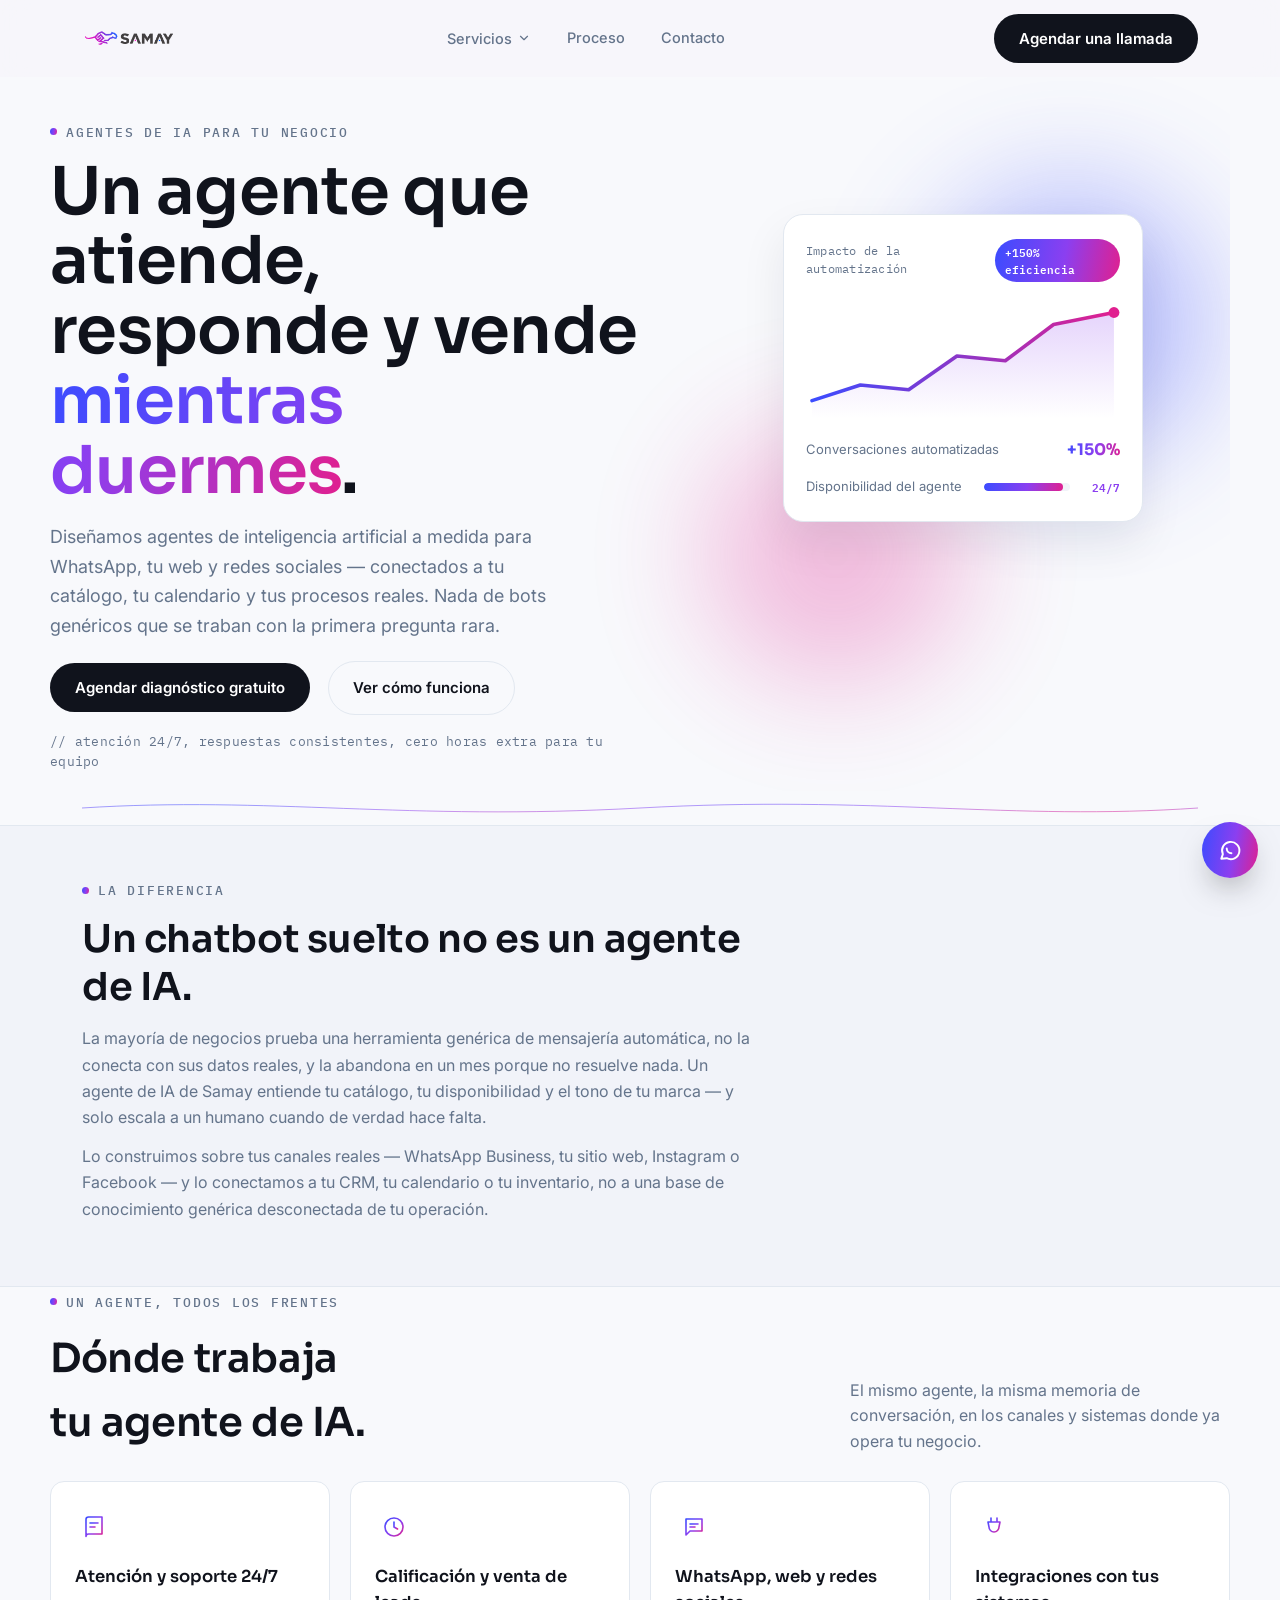
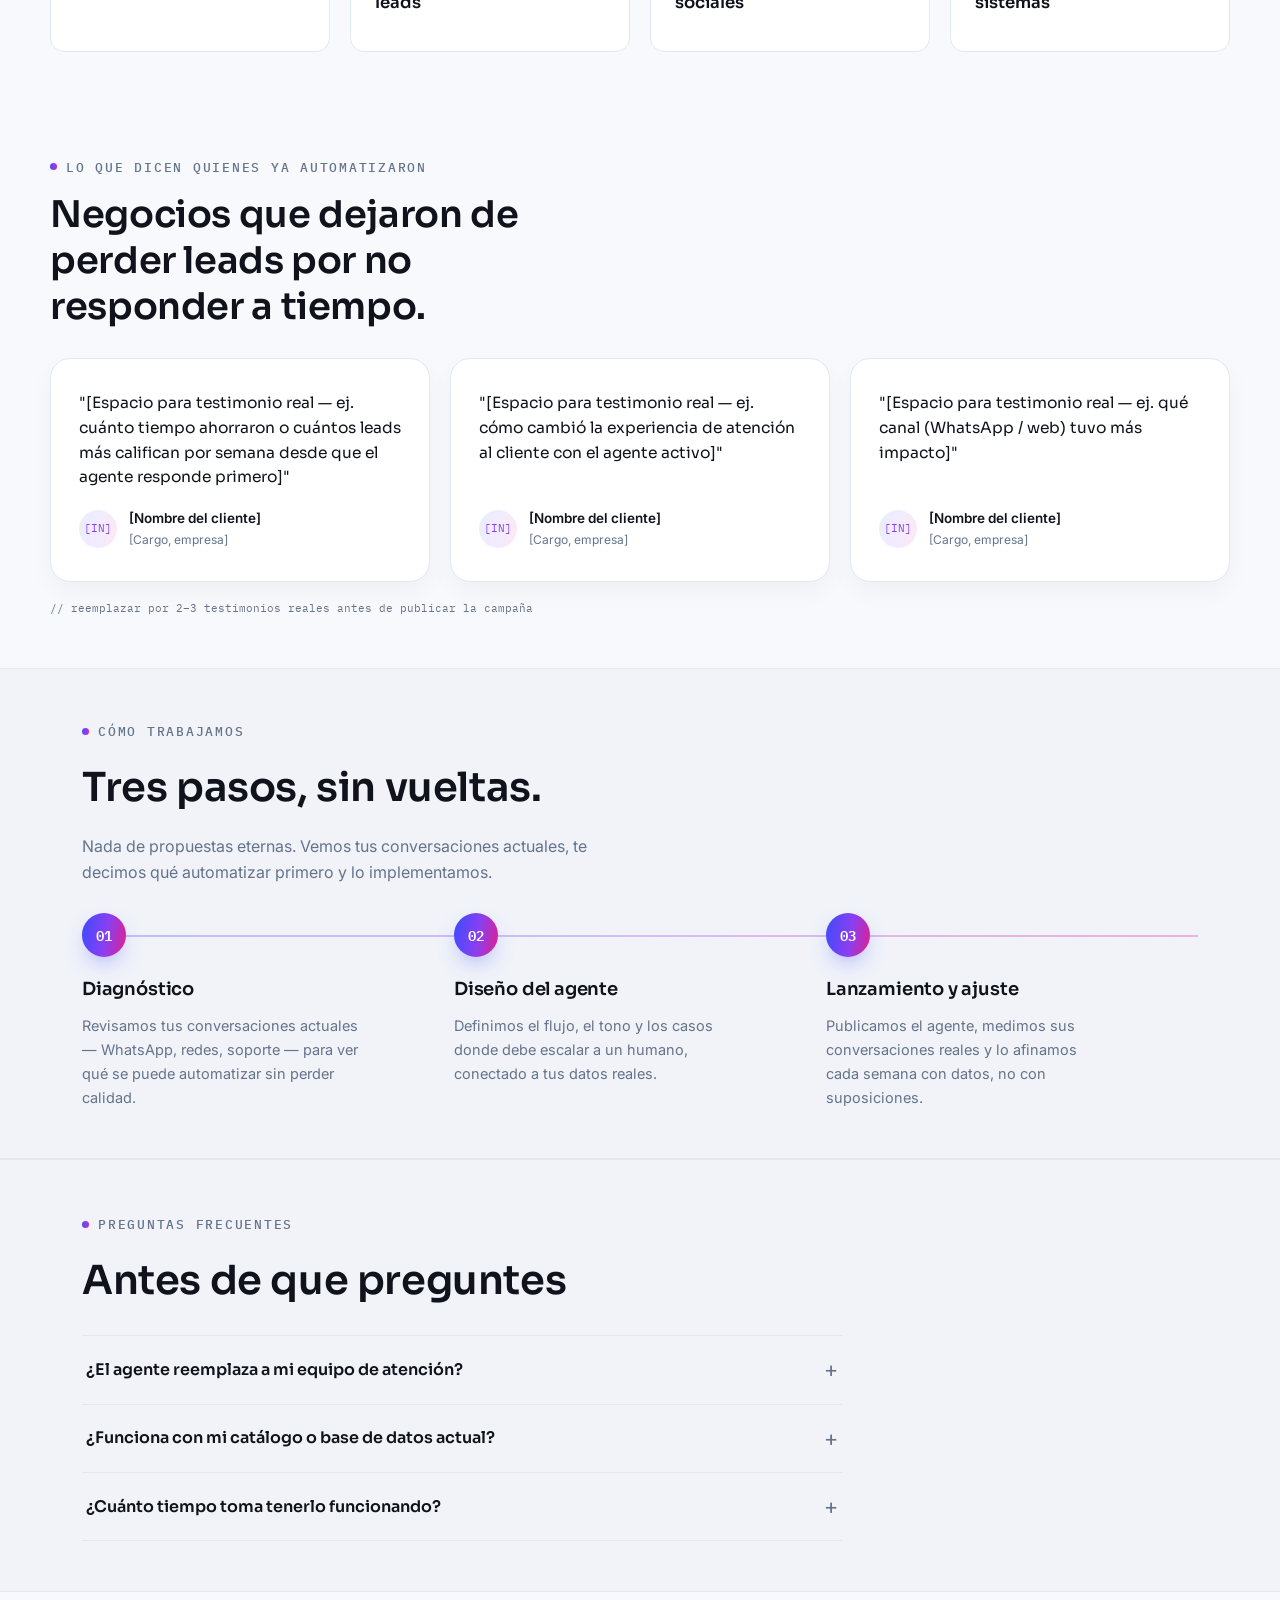
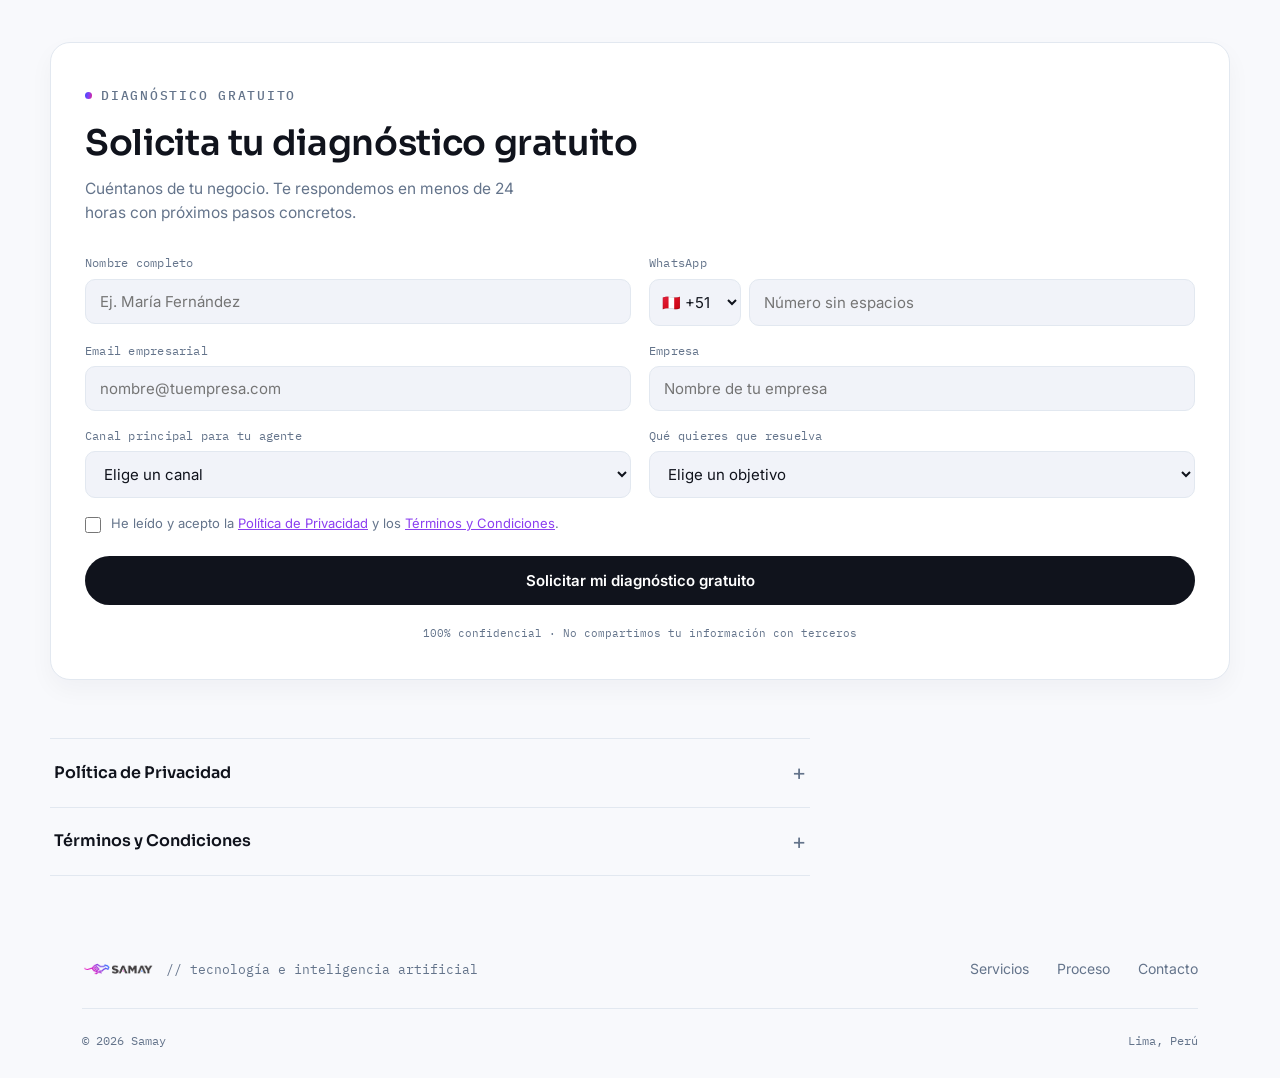
<file: agentes-ia.html>
<!DOCTYPE html>
<html lang="es">
<head>
<meta charset="UTF-8">
<meta name="viewport" content="width=device-width, initial-scale=1.0">
<title>Agentes de IA para tu negocio | Samay</title>
<meta name="description" content="Agentes de inteligencia artificial a medida para WhatsApp, tu web y redes sociales, conectados a tus datos reales. Agenda un diagnóstico gratuito.">
<link rel="stylesheet" href="styles.css?v=20260902">
<link rel="preconnect" href="https://fonts.googleapis.com">
<link rel="preconnect" href="https://fonts.gstatic.com" crossorigin>
<link href="https://fonts.googleapis.com/css2?family=Sora:wght@400;500;600;700&family=Inter:wght@400;500;600&family=IBM+Plex+Mono:wght@400;500&display=swap" rel="stylesheet">
</head>
<body>

<svg width="0" height="0" style="position:absolute">
  <defs>
    <linearGradient id="iconGrad" x1="0" y1="0" x2="1" y2="1">
      <stop offset="0%" stop-color="#3B4CFF"/>
      <stop offset="55%" stop-color="#8B3FF0"/>
      <stop offset="100%" stop-color="#E0208F"/>
    </linearGradient>
  </defs>
</svg>

<div id="header-placeholder"></div>

<main id="top">

  <!-- 1. HERO -->
  <section class="hero wrap">
    <div class="hero-grid">
      <div>
        <span class="eyebrow">Agentes de IA para tu negocio</span>
        <h1>Un agente que atiende, responde y vende <span class="grad-text">mientras duermes</span>.</h1>
        <p class="lead">Diseñamos agentes de inteligencia artificial a medida para WhatsApp, tu web y redes sociales — conectados a tu catálogo, tu calendario y tus procesos reales. Nada de bots genéricos que se traban con la primera pregunta rara.</p>
        <div class="hero-actions">
          <button type="button" class="btn btn-primary js-open-booking">Agendar diagnóstico gratuito</button>
          <a class="btn btn-ghost" href="#servicios">Ver cómo funciona</a>
        </div>
        <p class="hero-note">// atención 24/7, respuestas consistentes, cero horas extra para tu equipo</p>
      </div>

      <div class="hero-visual" aria-hidden="true">
        <div class="blob blob-a"></div>
        <div class="blob blob-b"></div>

        <div class="metric-card">
          <div class="metric-card-head">
            <span class="metric-label">Impacto de la automatización</span>
            <span class="metric-badge">+150% eficiencia</span>
          </div>

          <svg class="metric-chart" viewBox="0 0 260 100" fill="none">
            <defs>
              <linearGradient id="chartLine2" x1="0" y1="0" x2="1" y2="0">
                <stop offset="0%" stop-color="#3B4CFF"/>
                <stop offset="100%" stop-color="#E0208F"/>
              </linearGradient>
              <linearGradient id="chartFill2" x1="0" y1="0" x2="0" y2="1">
                <stop offset="0%" stop-color="#8B3FF0" stop-opacity="0.22"/>
                <stop offset="100%" stop-color="#8B3FF0" stop-opacity="0"/>
              </linearGradient>
            </defs>
            <path d="M5,85 L45,72 L85,76 L125,48 L165,52 L205,22 L255,12 L255,100 L5,100 Z" fill="url(#chartFill2)"/>
            <path d="M5,85 L45,72 L85,76 L125,48 L165,52 L205,22 L255,12" stroke="url(#chartLine2)" stroke-width="3" stroke-linecap="round" stroke-linejoin="round"/>
            <circle cx="255" cy="12" r="4.5" fill="#E0208F"/>
          </svg>

          <div class="metric-stats">
            <div class="metric-stat-row">
              <span class="metric-stat-label">Conversaciones automatizadas</span>
              <span class="metric-stat-value">+150%</span>
            </div>
            <div class="metric-stat-row">
              <span class="metric-stat-label">Disponibilidad del agente</span>
              <div class="metric-bar-track"><div class="metric-bar-fill"></div></div>
              <span class="metric-stat-tag">24/7</span>
            </div>
          </div>
        </div>
      </div>
    </div>
  </section>

  <svg class="trail-divider wrap" viewBox="0 0 1180 34" preserveAspectRatio="none">
    <path d="M0 17 C 200 5, 340 30, 590 17 C 840 4, 980 30, 1180 17" stroke="url(#iconGrad)" stroke-width="1" fill="none"/>
  </svg>

  <!-- 2. LA DIFERENCIA -->
  <section class="authority">
    <div class="wrap">
      <div class="authority-head reveal">
        <span class="eyebrow">La diferencia</span>
        <h2>Un chatbot suelto no es un agente de IA.</h2>
        <p>La mayoría de negocios prueba una herramienta genérica de mensajería automática, no la conecta con sus datos reales, y la abandona en un mes porque no resuelve nada. Un agente de IA de Samay entiende tu catálogo, tu disponibilidad y el tono de tu marca — y solo escala a un humano cuando de verdad hace falta.</p>
        <p>Lo construimos sobre tus canales reales — WhatsApp Business, tu sitio web, Instagram o Facebook — y lo conectamos a tu CRM, tu calendario o tu inventario, no a una base de conocimiento genérica desconectada de tu operación.</p>
      </div>
    </div>
  </section>

  <!-- 3. DÓNDE TRABAJA TU AGENTE -->
  <section id="servicios" class="services wrap">
    <div class="services-head reveal">
      <div>
        <span class="eyebrow">Un agente, todos los frentes</span>
        <h2>Dónde trabaja<br>tu agente de IA.</h2>
      </div>
      <p>El mismo agente, la misma memoria de conversación, en los canales y sistemas donde ya opera tu negocio.</p>
    </div>

    <div class="svc-group reveal">
      <div class="svc-cards svc-cards-4">
        <details class="svc-card">
          <summary>
            <div class="svc-icon"><svg viewBox="0 0 24 24" fill="none" stroke="url(#iconGrad)" stroke-width="1.6" stroke-linecap="round" stroke-linejoin="round"><path d="M4 4.5A2.5 2.5 0 0 1 6.5 2H20v17H6.5A2.5 2.5 0 0 0 4 21.5z"/><path d="M8 8h8M8 12h5"/></svg></div>
            <h4>Atención y soporte 24/7</h4>
            <svg class="acc-arrow" viewBox="0 0 24 24" fill="none" stroke="currentColor" stroke-width="2" stroke-linecap="round" stroke-linejoin="round"><path d="m6 9 6 6 6-6"/></svg>
          </summary>
          <p>Responde preguntas frecuentes, da soporte de primer nivel y deriva a tu equipo solo los casos que de verdad lo necesitan, a cualquier hora del día.</p>
        </details>
        <details class="svc-card">
          <summary>
            <div class="svc-icon"><svg viewBox="0 0 24 24" fill="none" stroke="url(#iconGrad)" stroke-width="1.6" stroke-linecap="round" stroke-linejoin="round"><circle cx="12" cy="12" r="9"/><path d="M12 7v5l3.5 2"/></svg></div>
            <h4>Calificación y venta de leads</h4>
            <svg class="acc-arrow" viewBox="0 0 24 24" fill="none" stroke="currentColor" stroke-width="2" stroke-linecap="round" stroke-linejoin="round"><path d="m6 9 6 6 6-6"/></svg>
          </summary>
          <p>Conversa con cada prospecto, califica su interés real y agenda la cita o el pedido directamente en tu calendario o tu CRM.</p>
        </details>
        <details class="svc-card">
          <summary>
            <div class="svc-icon"><svg viewBox="0 0 24 24" fill="none" stroke="url(#iconGrad)" stroke-width="1.6" stroke-linecap="round" stroke-linejoin="round"><path d="M4 4h16v12H8l-4 4z"/><path d="M8 9h8M8 12h5"/></svg></div>
            <h4>WhatsApp, web y redes sociales</h4>
            <svg class="acc-arrow" viewBox="0 0 24 24" fill="none" stroke="currentColor" stroke-width="2" stroke-linecap="round" stroke-linejoin="round"><path d="m6 9 6 6 6-6"/></svg>
          </summary>
          <p>Un mismo agente, con la misma memoria de conversación, en los canales donde ya está tu cliente — sin respuestas contradictorias entre plataformas.</p>
        </details>
        <details class="svc-card">
          <summary>
            <div class="svc-icon"><svg viewBox="0 0 24 24" fill="none" stroke="url(#iconGrad)" stroke-width="1.6" stroke-linecap="round" stroke-linejoin="round"><path d="M9 3v4M15 3v4M6 7h12l-1 5a5 5 0 0 1-10 0z"/><path d="M12 16v5"/></svg></div>
            <h4>Integraciones con tus sistemas</h4>
            <svg class="acc-arrow" viewBox="0 0 24 24" fill="none" stroke="currentColor" stroke-width="2" stroke-linecap="round" stroke-linejoin="round"><path d="m6 9 6 6 6-6"/></svg>
          </summary>
          <p>Conectado a tu inventario, tu calendario, tu CRM o tu ERP mediante Make o Zapier — sin hojas de cálculo manuales de por medio.</p>
        </details>
      </div>
    </div>
  </section>

  <!-- 3b. PRUEBA SOCIAL -->
  <section class="testimonials wrap">
    <div class="testimonials-head reveal">
      <span class="eyebrow">Lo que dicen quienes ya automatizaron</span>
      <h2>Negocios que dejaron de perder leads por no responder a tiempo.</h2>
    </div>
    <div class="testimonial-grid reveal">
      <div class="surface-card testimonial-card">
        <p class="testimonial-quote">"[Espacio para testimonio real — ej. cuánto tiempo ahorraron o cuántos leads más califican por semana desde que el agente responde primero]"</p>
        <div class="testimonial-author">
          <span class="testimonial-avatar">[IN]</span>
          <div>
            <div class="testimonial-author-name">[Nombre del cliente]</div>
            <div class="testimonial-author-role">[Cargo, empresa]</div>
          </div>
        </div>
      </div>
      <div class="surface-card testimonial-card">
        <p class="testimonial-quote">"[Espacio para testimonio real — ej. cómo cambió la experiencia de atención al cliente con el agente activo]"</p>
        <div class="testimonial-author">
          <span class="testimonial-avatar">[IN]</span>
          <div>
            <div class="testimonial-author-name">[Nombre del cliente]</div>
            <div class="testimonial-author-role">[Cargo, empresa]</div>
          </div>
        </div>
      </div>
      <div class="surface-card testimonial-card">
        <p class="testimonial-quote">"[Espacio para testimonio real — ej. qué canal (WhatsApp / web) tuvo más impacto]"</p>
        <div class="testimonial-author">
          <span class="testimonial-avatar">[IN]</span>
          <div>
            <div class="testimonial-author-name">[Nombre del cliente]</div>
            <div class="testimonial-author-role">[Cargo, empresa]</div>
          </div>
        </div>
      </div>
    </div>
    <p class="testimonials-note reveal">// reemplazar por 2–3 testimonios reales antes de publicar la campaña</p>
  </section>

  <!-- 4. PROCESO -->
  <section id="proceso" class="process">
    <div class="wrap">
      <div class="process-head reveal">
        <span class="eyebrow">Cómo trabajamos</span>
        <h2>Tres pasos, sin vueltas.</h2>
        <p>Nada de propuestas eternas. Vemos tus conversaciones actuales, te decimos qué automatizar primero y lo implementamos.</p>
      </div>
      <div class="timeline reveal">
        <div class="timeline-line" aria-hidden="true"></div>
        <div class="timeline-step">
          <span class="timeline-dot">01</span>
          <h3>Diagnóstico</h3>
          <p>Revisamos tus conversaciones actuales — WhatsApp, redes, soporte — para ver qué se puede automatizar sin perder calidad.</p>
        </div>
        <div class="timeline-step">
          <span class="timeline-dot">02</span>
          <h3>Diseño del agente</h3>
          <p>Definimos el flujo, el tono y los casos donde debe escalar a un humano, conectado a tus datos reales.</p>
        </div>
        <div class="timeline-step">
          <span class="timeline-dot">03</span>
          <h3>Lanzamiento y ajuste</h3>
          <p>Publicamos el agente, medimos sus conversaciones reales y lo afinamos cada semana con datos, no con suposiciones.</p>
        </div>
      </div>
    </div>
  </section>

  <!-- 5. FAQ -->
  <section class="faq">
    <div class="wrap">
      <div class="faq-head reveal">
        <span class="eyebrow">Preguntas frecuentes</span>
        <h2>Antes de que preguntes</h2>
      </div>
      <div class="faq-list reveal">
        <details class="faq-item">
          <summary>¿El agente reemplaza a mi equipo de atención?</summary>
          <p>No. Se encarga de lo repetitivo y de la primera respuesta — tu equipo solo entra en los casos que de verdad necesitan criterio humano.</p>
        </details>
        <details class="faq-item">
          <summary>¿Funciona con mi catálogo o base de datos actual?</summary>
          <p>Sí. Lo conectamos a lo que ya tienes — catálogo, calendario, CRM — en vez de pedirte que migres a otra herramienta.</p>
        </details>
        <details class="faq-item">
          <summary>¿Cuánto tiempo toma tenerlo funcionando?</summary>
          <p>Un agente básico en WhatsApp puede estar en pruebas en 1–2 semanas. Integraciones más complejas con tus sistemas toman más, según el alcance.</p>
        </details>
      </div>
    </div>
  </section>

  <!-- 6. FORMULARIO -->
  <section id="cotizar" class="quote wrap">
    <div class="surface-card quote-card reveal">
      <div class="quote-head">
        <span class="eyebrow">Diagnóstico gratuito</span>
        <h2>Solicita tu diagnóstico gratuito</h2>
        <p>Cuéntanos de tu negocio. Te respondemos en menos de 24 horas con próximos pasos concretos.</p>
      </div>

      <form class="quote-form" id="quoteForm">
        <div class="quote-field">
          <label for="qName">Nombre completo</label>
          <input type="text" id="qName" name="qName" placeholder="Ej. María Fernández" required>
        </div>

        <div class="quote-field">
          <label for="qPhone">WhatsApp</label>
          <div class="tel-group">
            <select id="qPrefix" name="qPrefix">
              <option value="+51" selected>🇵🇪 +51</option>
              <option value="+56">🇨🇱 +56</option>
              <option value="+507">🇵🇦 +507</option>
              <option value="+54">🇦🇷 +54</option>
              <option value="+55">🇧🇷 +55</option>
              <option value="+57">🇨🇴 +57</option>
            </select>
            <input type="tel" id="qPhone" name="qPhone" placeholder="Número sin espacios" required>
          </div>
        </div>

        <div class="quote-field">
          <label for="qEmail">Email empresarial</label>
          <input type="email" id="qEmail" name="qEmail" placeholder="nombre@tuempresa.com" required>
        </div>

        <div class="quote-field">
          <label for="qCompany">Empresa</label>
          <input type="text" id="qCompany" name="qCompany" placeholder="Nombre de tu empresa" required>
        </div>

        <div class="quote-field">
          <label for="qChannel">Canal principal para tu agente</label>
          <select id="qChannel" name="qChannel" required>
            <option value="" disabled selected>Elige un canal</option>
            <option>WhatsApp Business</option>
            <option>Sitio web</option>
            <option>Instagram o Facebook</option>
            <option>Varios canales</option>
          </select>
        </div>

        <div class="quote-field">
          <label for="qGoal">Qué quieres que resuelva</label>
          <select id="qGoal" name="qGoal" required>
            <option value="" disabled selected>Elige un objetivo</option>
            <option>Atención y soporte</option>
            <option>Calificación de leads y ventas</option>
            <option>Agendar citas o reservas</option>
            <option>Otro</option>
          </select>
        </div>

        <label class="quote-checkbox">
          <input type="checkbox" id="qPrivacy" name="qPrivacy" required>
          <span>He leído y acepto la <a href="#privacidad">Política de Privacidad</a> y los <a href="#terminos">Términos y Condiciones</a>.</span>
        </label>

        <button type="submit" class="btn btn-primary quote-submit">Solicitar mi diagnóstico gratuito</button>
        <p class="quote-note">100% confidencial · No compartimos tu información con terceros</p>
      </form>
    </div>
  </section>

  <!-- 7. LEGAL -->
  <section class="faq wrap" style="background:transparent; border:none; padding-top:8px;">
    <div class="faq-list">
      <details class="faq-item" id="privacidad">
        <summary>Política de Privacidad</summary>
        <p>En Samay recopilamos los datos que compartes en este formulario (nombre, WhatsApp, correo y empresa) únicamente para contactarte sobre el servicio que solicitaste. No vendemos ni compartimos tu información con terceros, salvo los proveedores estrictamente necesarios para brindarte el servicio (por ejemplo, WhatsApp Business para el contacto). Puedes pedirnos eliminar tus datos en cualquier momento escribiendo a [correo de contacto]. Esta política aplica a los datos recolectados a través de este sitio, operado por [Razón social], RUC [00000000000].</p>
      </details>
      <details class="faq-item" id="terminos">
        <summary>Términos y Condiciones</summary>
        <p>Al solicitar un diagnóstico gratuito aceptas que un miembro de nuestro equipo te contacte por WhatsApp, llamada o correo para coordinar los siguientes pasos. El diagnóstico inicial no representa ningún compromiso de compra. El alcance y precio de cada proyecto se define de forma personalizada según tu negocio y se comunica antes de iniciar cualquier trabajo. [Razón social] se reserva el derecho de actualizar estos términos; la versión vigente siempre estará disponible en esta página.</p>
      </details>
    </div>
  </section>

</main>

<div id="footer-placeholder"></div>
<div id="booking-placeholder"></div>

<!--
  Seguimiento de conversiones (pendiente antes de lanzar la campaña):
  1) Pega aquí el snippet de Google tag (gtag.js) con tu Measurement ID de GA4.
  2) Agrega el evento de conversión de Google Ads dentro del submit del formulario
     y del clic en "Agendar diagnóstico" (js-open-booking), usando tu Conversion ID/Label.
  Sin esto la landing puede verse bien pero no vas a poder medir qué campaña
  realmente te trae leads.
-->
<script src="script.js?v=20260902"></script>
<script>
  (function(){
    var form = document.getElementById('quoteForm');
    if(!form) return;
    form.addEventListener('submit', function(e){
      e.preventDefault();
      var name = document.getElementById('qName').value.trim();
      var prefix = document.getElementById('qPrefix').value;
      var phone = document.getElementById('qPhone').value.trim();
      var email = document.getElementById('qEmail').value.trim();
      var company = document.getElementById('qCompany').value.trim();
      var channel = document.getElementById('qChannel').value;
      var goal = document.getElementById('qGoal').value;

      var msg = 'Hola, quiero solicitar un diagnóstico gratuito de agentes de IA.\n' +
                'Nombre: ' + name + '\n' +
                'WhatsApp: ' + prefix + ' ' + phone + '\n' +
                'Email: ' + email + '\n' +
                'Empresa: ' + company + '\n' +
                'Canal principal: ' + channel + '\n' +
                'Qué quiero resolver: ' + goal;

      var waUrl = 'https://wa.me/51972498952?text=' + encodeURIComponent(msg);
      window.open(waUrl, '_blank', 'noopener');
    });
  })();
</script>

</body>
</html>
</file>
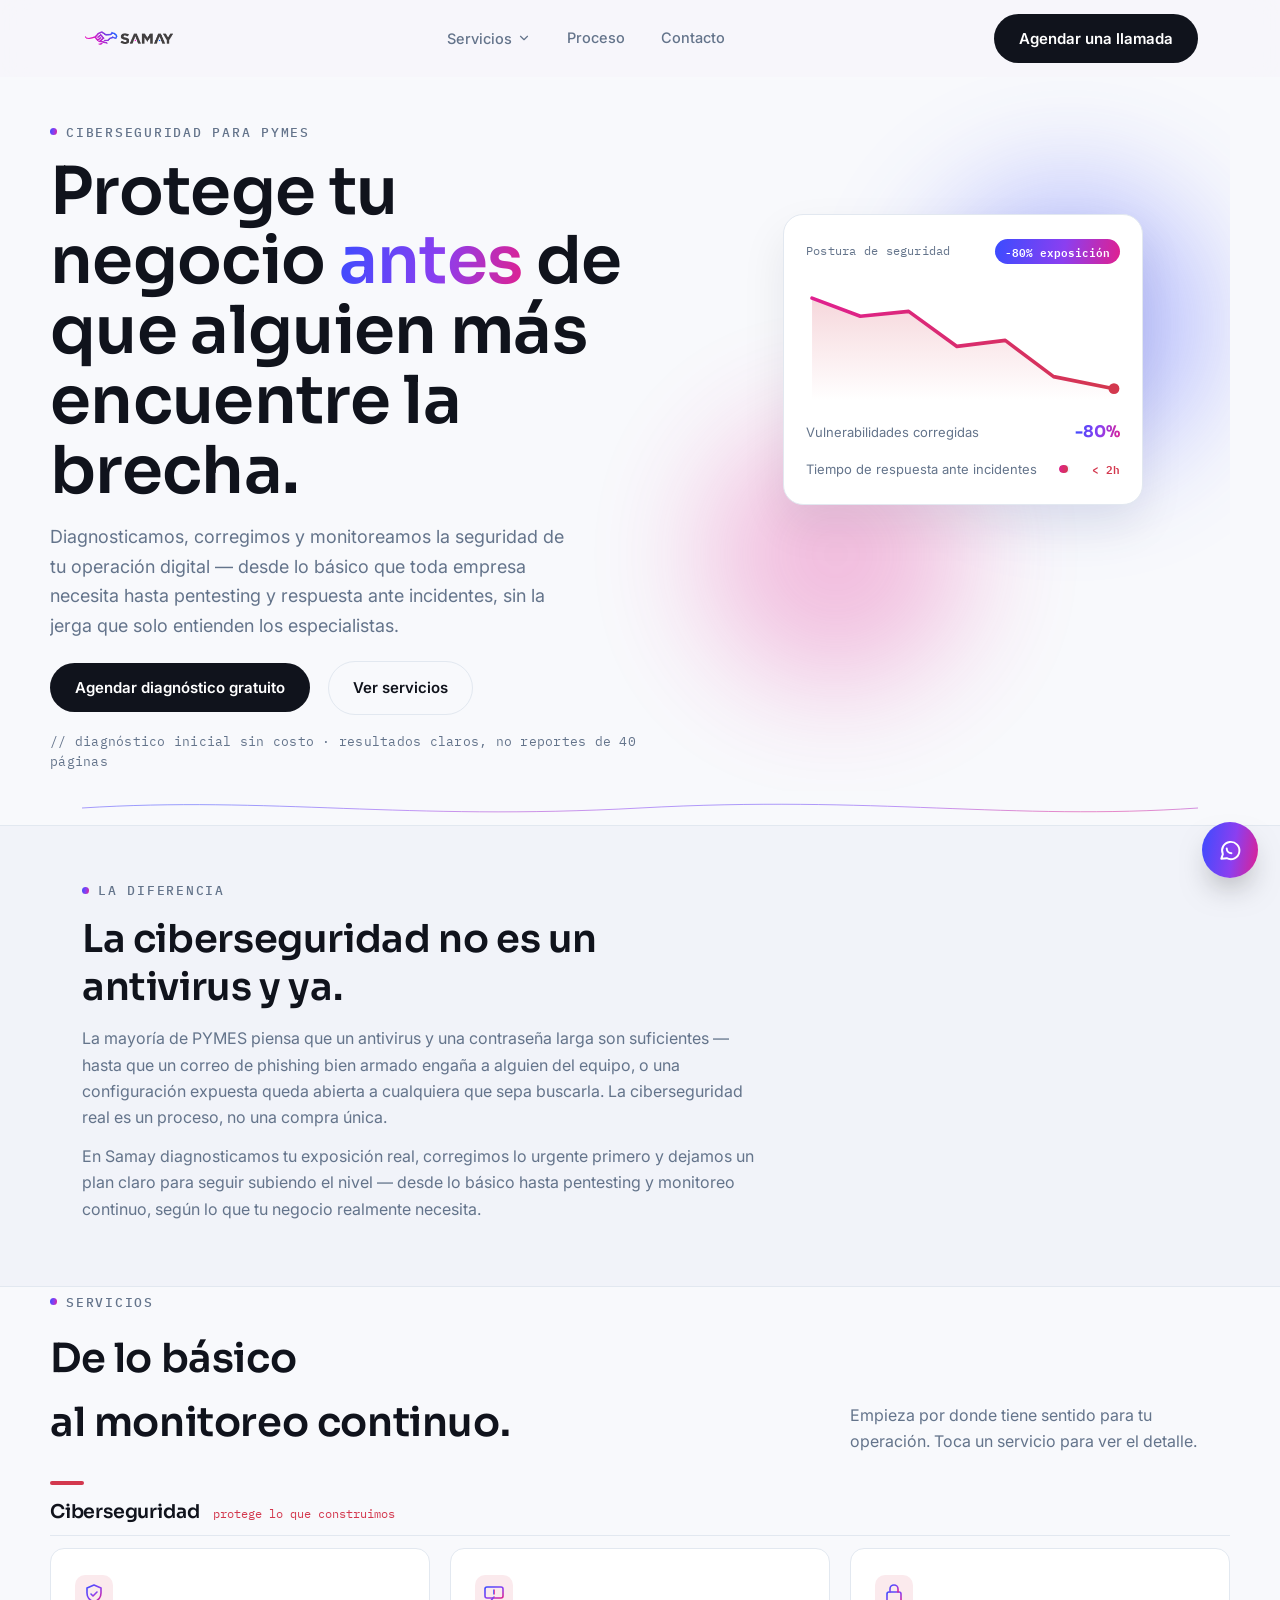
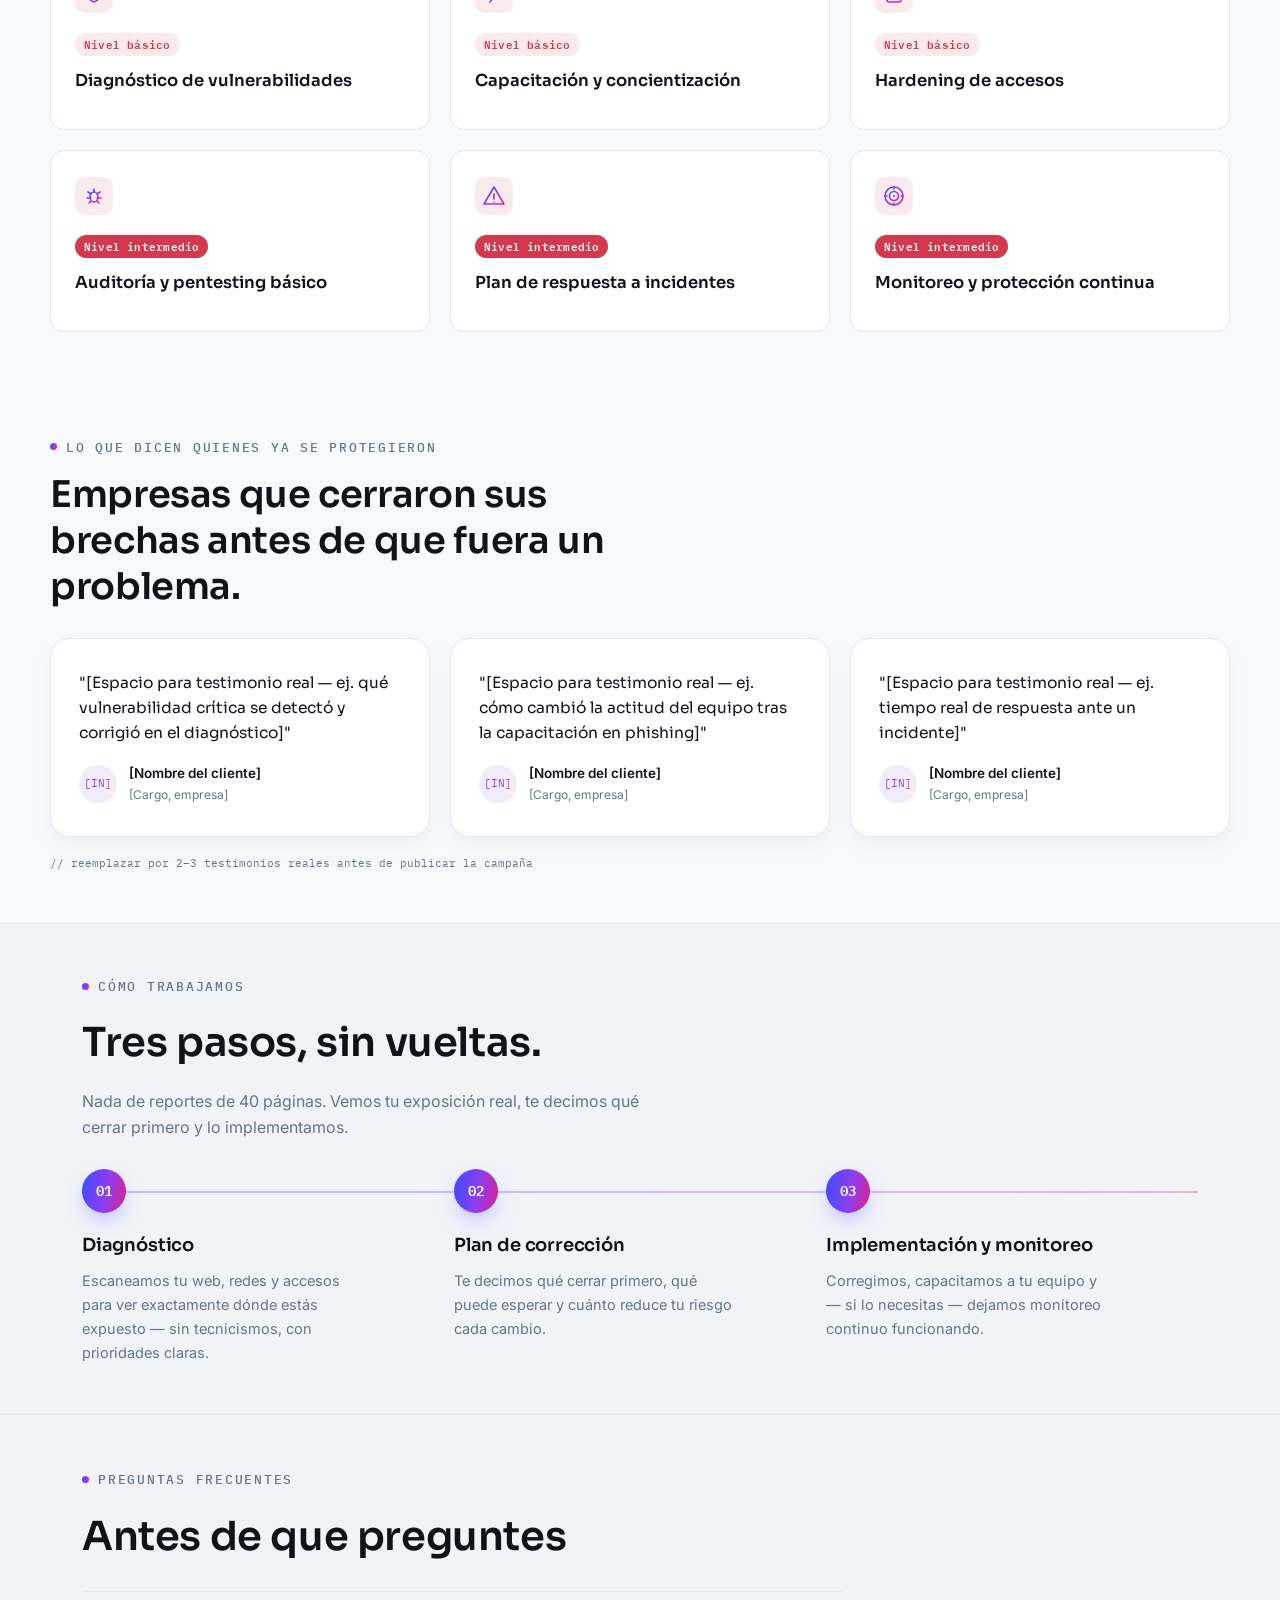
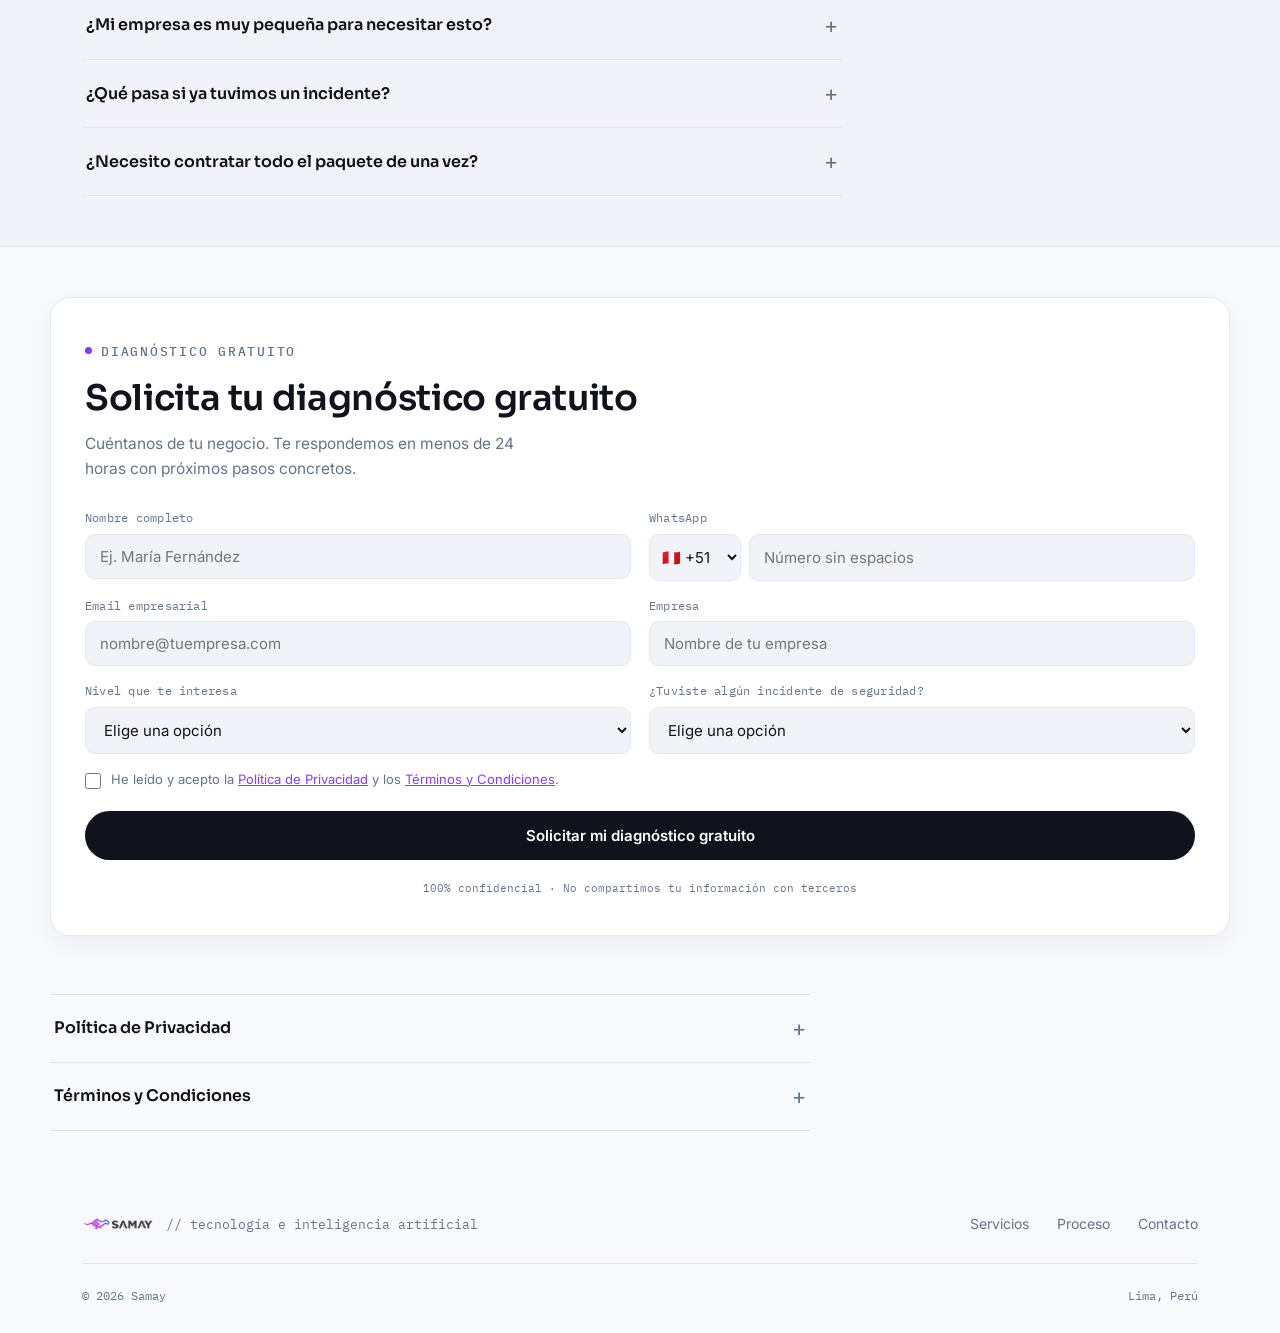
<file: ciberseguridad.html>
<!DOCTYPE html>
<html lang="es">
<head>
<meta charset="UTF-8">
<meta name="viewport" content="width=device-width, initial-scale=1.0">
<title>Ciberseguridad para PYMES | Samay</title>
<meta name="description" content="Diagnóstico, corrección y monitoreo de la seguridad de tu operación digital, desde lo básico hasta pentesting y respuesta ante incidentes. Diagnóstico gratuito.">
<link rel="stylesheet" href="styles.css?v=20260902">
<link rel="preconnect" href="https://fonts.googleapis.com">
<link rel="preconnect" href="https://fonts.gstatic.com" crossorigin>
<link href="https://fonts.googleapis.com/css2?family=Sora:wght@400;500;600;700&family=Inter:wght@400;500;600&family=IBM+Plex+Mono:wght@400;500&display=swap" rel="stylesheet">
</head>
<body>

<svg width="0" height="0" style="position:absolute">
  <defs>
    <linearGradient id="iconGrad" x1="0" y1="0" x2="1" y2="1">
      <stop offset="0%" stop-color="#3B4CFF"/>
      <stop offset="55%" stop-color="#8B3FF0"/>
      <stop offset="100%" stop-color="#E0208F"/>
    </linearGradient>
  </defs>
</svg>

<div id="header-placeholder"></div>

<main id="top">

  <!-- 1. HERO -->
  <section class="hero wrap">
    <div class="hero-grid">
      <div>
        <span class="eyebrow">Ciberseguridad para PYMES</span>
        <h1>Protege tu negocio <span class="grad-text">antes</span> de que alguien más encuentre la brecha.</h1>
        <p class="lead">Diagnosticamos, corregimos y monitoreamos la seguridad de tu operación digital — desde lo básico que toda empresa necesita hasta pentesting y respuesta ante incidentes, sin la jerga que solo entienden los especialistas.</p>
        <div class="hero-actions">
          <button type="button" class="btn btn-primary js-open-booking">Agendar diagnóstico gratuito</button>
          <a class="btn btn-ghost" href="#servicios">Ver servicios</a>
        </div>
        <p class="hero-note">// diagnóstico inicial sin costo · resultados claros, no reportes de 40 páginas</p>
      </div>

      <div class="hero-visual" aria-hidden="true">
        <div class="blob blob-a"></div>
        <div class="blob blob-b"></div>

        <div class="metric-card">
          <div class="metric-card-head">
            <span class="metric-label">Postura de seguridad</span>
            <span class="metric-badge">-80% exposición</span>
          </div>

          <svg class="metric-chart" viewBox="0 0 260 100" fill="none">
            <defs>
              <linearGradient id="chartLine3" x1="0" y1="0" x2="1" y2="0">
                <stop offset="0%" stop-color="#E0208F"/>
                <stop offset="100%" stop-color="#D3384E"/>
              </linearGradient>
              <linearGradient id="chartFill3" x1="0" y1="0" x2="0" y2="1">
                <stop offset="0%" stop-color="#D3384E" stop-opacity="0.20"/>
                <stop offset="100%" stop-color="#D3384E" stop-opacity="0"/>
              </linearGradient>
            </defs>
            <path d="M5,15 L45,30 L85,26 L125,55 L165,50 L205,80 L255,90 L255,100 L5,100 Z" fill="url(#chartFill3)"/>
            <path d="M5,15 L45,30 L85,26 L125,55 L165,50 L205,80 L255,90" stroke="url(#chartLine3)" stroke-width="3" stroke-linecap="round" stroke-linejoin="round"/>
            <circle cx="255" cy="90" r="4.5" fill="#D3384E"/>
          </svg>

          <div class="metric-stats">
            <div class="metric-stat-row">
              <span class="metric-stat-label">Vulnerabilidades corregidas</span>
              <span class="metric-stat-value">-80%</span>
            </div>
            <div class="metric-stat-row">
              <span class="metric-stat-label">Tiempo de respuesta ante incidentes</span>
              <div class="metric-bar-track"><div class="metric-bar-fill" style="width:78%; background:linear-gradient(100deg, #E0208F 0%, #D3384E 100%);"></div></div>
              <span class="metric-stat-tag" style="color:var(--red)">&lt; 2h</span>
            </div>
          </div>
        </div>
      </div>
    </div>
  </section>

  <svg class="trail-divider wrap" viewBox="0 0 1180 34" preserveAspectRatio="none">
    <path d="M0 17 C 200 5, 340 30, 590 17 C 840 4, 980 30, 1180 17" stroke="url(#iconGrad)" stroke-width="1" fill="none"/>
  </svg>

  <!-- 2. LA DIFERENCIA -->
  <section class="authority">
    <div class="wrap">
      <div class="authority-head reveal">
        <span class="eyebrow">La diferencia</span>
        <h2>La ciberseguridad no es un antivirus y ya.</h2>
        <p>La mayoría de PYMES piensa que un antivirus y una contraseña larga son suficientes — hasta que un correo de phishing bien armado engaña a alguien del equipo, o una configuración expuesta queda abierta a cualquiera que sepa buscarla. La ciberseguridad real es un proceso, no una compra única.</p>
        <p>En Samay diagnosticamos tu exposición real, corregimos lo urgente primero y dejamos un plan claro para seguir subiendo el nivel — desde lo básico hasta pentesting y monitoreo continuo, según lo que tu negocio realmente necesita.</p>
      </div>
    </div>
  </section>

  <!-- 3. SERVICIOS -->
  <section id="servicios" class="services wrap">
    <div class="services-head reveal">
      <div>
        <span class="eyebrow">Servicios</span>
        <h2>De lo básico<br>al monitoreo continuo.</h2>
      </div>
      <p>Empieza por donde tiene sentido para tu operación. Toca un servicio para ver el detalle.</p>
    </div>

    <div class="svc-group svc-group-ciber reveal">
      <span class="svc-group-accent"></span>
      <div class="svc-group-head">
        <h3>Ciberseguridad</h3>
        <span>protege lo que construimos</span>
      </div>
      <div class="svc-cards">
        <details class="svc-card">
          <summary>
            <div class="svc-icon"><svg viewBox="0 0 24 24" fill="none" stroke="url(#iconGrad)" stroke-width="1.6" stroke-linecap="round" stroke-linejoin="round"><path d="M12 3 5 6v5c0 4.5 3 7.5 7 9 4-1.5 7-4.5 7-9V6z"/><path d="M9 12l2 2 4-4"/></svg></div>
            <span class="svc-level svc-level-basico">Nivel básico</span>
            <h4>Diagnóstico de vulnerabilidades</h4>
            <svg class="acc-arrow" viewBox="0 0 24 24" fill="none" stroke="currentColor" stroke-width="2" stroke-linecap="round" stroke-linejoin="round"><path d="m6 9 6 6 6-6"/></svg>
          </summary>
          <p>Escaneo de tu sitio web, redes y sistemas para detectar puertos abiertos, software desactualizado y configuraciones expuestas antes que alguien más las encuentre.</p>
        </details>
        <details class="svc-card">
          <summary>
            <div class="svc-icon"><svg viewBox="0 0 24 24" fill="none" stroke="url(#iconGrad)" stroke-width="1.6" stroke-linecap="round" stroke-linejoin="round"><rect x="3" y="5" width="18" height="11" rx="2"/><path d="M8 20l3-4"/><path d="M12 8v4M12 15h.01"/></svg></div>
            <span class="svc-level svc-level-basico">Nivel básico</span>
            <h4>Capacitación y concientización</h4>
            <svg class="acc-arrow" viewBox="0 0 24 24" fill="none" stroke="currentColor" stroke-width="2" stroke-linecap="round" stroke-linejoin="round"><path d="m6 9 6 6 6-6"/></svg>
          </summary>
          <p>Talleres prácticos sobre phishing, contraseñas seguras y buenas prácticas digitales para tu equipo — el eslabón que más incidentes causa.</p>
        </details>
        <details class="svc-card">
          <summary>
            <div class="svc-icon"><svg viewBox="0 0 24 24" fill="none" stroke="url(#iconGrad)" stroke-width="1.6" stroke-linecap="round" stroke-linejoin="round"><rect x="5" y="10" width="14" height="10" rx="2"/><path d="M8 10V7a4 4 0 0 1 8 0v3"/><path d="M12 14v3"/></svg></div>
            <span class="svc-level svc-level-basico">Nivel básico</span>
            <h4>Hardening de accesos</h4>
            <svg class="acc-arrow" viewBox="0 0 24 24" fill="none" stroke="currentColor" stroke-width="2" stroke-linecap="round" stroke-linejoin="round"><path d="m6 9 6 6 6-6"/></svg>
          </summary>
          <p>Autenticación multifactor (MFA), políticas de contraseñas y permisos mínimos necesarios en tus cuentas y sistemas críticos.</p>
        </details>
        <details class="svc-card">
          <summary>
            <div class="svc-icon"><svg viewBox="0 0 24 24" fill="none" stroke="url(#iconGrad)" stroke-width="1.6" stroke-linecap="round" stroke-linejoin="round"><ellipse cx="12" cy="13" rx="4" ry="5"/><path d="M12 8V5M9 10l-3-2M15 10l3-2M9 14H5M15 14h4M9 17l-2 2M15 17l2 2"/></svg></div>
            <span class="svc-level svc-level-intermedio">Nivel intermedio</span>
            <h4>Auditoría y pentesting básico</h4>
            <svg class="acc-arrow" viewBox="0 0 24 24" fill="none" stroke="currentColor" stroke-width="2" stroke-linecap="round" stroke-linejoin="round"><path d="m6 9 6 6 6-6"/></svg>
          </summary>
          <p>Pruebas de penetración controladas sobre tu infraestructura y aplicaciones para encontrar brechas reales antes que un atacante lo haga.</p>
        </details>
        <details class="svc-card">
          <summary>
            <div class="svc-icon"><svg viewBox="0 0 24 24" fill="none" stroke="url(#iconGrad)" stroke-width="1.6" stroke-linecap="round" stroke-linejoin="round"><path d="M12 3 2 20h20L12 3z"/><path d="M12 10v5M12 18h.01"/></svg></div>
            <span class="svc-level svc-level-intermedio">Nivel intermedio</span>
            <h4>Plan de respuesta a incidentes</h4>
            <svg class="acc-arrow" viewBox="0 0 24 24" fill="none" stroke="currentColor" stroke-width="2" stroke-linecap="round" stroke-linejoin="round"><path d="m6 9 6 6 6-6"/></svg>
          </summary>
          <p>Protocolos claros para contener, comunicar y recuperar tu operación ante un incidente de seguridad, con simulacros periódicos.</p>
        </details>
        <details class="svc-card">
          <summary>
            <div class="svc-icon"><svg viewBox="0 0 24 24" fill="none" stroke="url(#iconGrad)" stroke-width="1.6" stroke-linecap="round" stroke-linejoin="round"><circle cx="12" cy="12" r="9"/><circle cx="12" cy="12" r="4.5"/><circle cx="12" cy="12" r="1" fill="url(#iconGrad)" stroke="none"/><path d="M12 3v2M12 19v2M3 12h2M19 12h2"/></svg></div>
            <span class="svc-level svc-level-intermedio">Nivel intermedio</span>
            <h4>Monitoreo y protección continua</h4>
            <svg class="acc-arrow" viewBox="0 0 24 24" fill="none" stroke="currentColor" stroke-width="2" stroke-linecap="round" stroke-linejoin="round"><path d="m6 9 6 6 6-6"/></svg>
          </summary>
          <p>Firewall, backups automatizados y detección de amenazas configurados y supervisados de forma recurrente, no como un proyecto de una sola vez.</p>
        </details>
      </div>
    </div>
  </section>

  <!-- 3b. PRUEBA SOCIAL -->
  <section class="testimonials wrap">
    <div class="testimonials-head reveal">
      <span class="eyebrow">Lo que dicen quienes ya se protegieron</span>
      <h2>Empresas que cerraron sus brechas antes de que fuera un problema.</h2>
    </div>
    <div class="testimonial-grid reveal">
      <div class="surface-card testimonial-card">
        <p class="testimonial-quote">"[Espacio para testimonio real — ej. qué vulnerabilidad crítica se detectó y corrigió en el diagnóstico]"</p>
        <div class="testimonial-author">
          <span class="testimonial-avatar">[IN]</span>
          <div>
            <div class="testimonial-author-name">[Nombre del cliente]</div>
            <div class="testimonial-author-role">[Cargo, empresa]</div>
          </div>
        </div>
      </div>
      <div class="surface-card testimonial-card">
        <p class="testimonial-quote">"[Espacio para testimonio real — ej. cómo cambió la actitud del equipo tras la capacitación en phishing]"</p>
        <div class="testimonial-author">
          <span class="testimonial-avatar">[IN]</span>
          <div>
            <div class="testimonial-author-name">[Nombre del cliente]</div>
            <div class="testimonial-author-role">[Cargo, empresa]</div>
          </div>
        </div>
      </div>
      <div class="surface-card testimonial-card">
        <p class="testimonial-quote">"[Espacio para testimonio real — ej. tiempo real de respuesta ante un incidente]"</p>
        <div class="testimonial-author">
          <span class="testimonial-avatar">[IN]</span>
          <div>
            <div class="testimonial-author-name">[Nombre del cliente]</div>
            <div class="testimonial-author-role">[Cargo, empresa]</div>
          </div>
        </div>
      </div>
    </div>
    <p class="testimonials-note reveal">// reemplazar por 2–3 testimonios reales antes de publicar la campaña</p>
  </section>

  <!-- 4. PROCESO -->
  <section id="proceso" class="process">
    <div class="wrap">
      <div class="process-head reveal">
        <span class="eyebrow">Cómo trabajamos</span>
        <h2>Tres pasos, sin vueltas.</h2>
        <p>Nada de reportes de 40 páginas. Vemos tu exposición real, te decimos qué cerrar primero y lo implementamos.</p>
      </div>
      <div class="timeline reveal">
        <div class="timeline-line" aria-hidden="true"></div>
        <div class="timeline-step">
          <span class="timeline-dot">01</span>
          <h3>Diagnóstico</h3>
          <p>Escaneamos tu web, redes y accesos para ver exactamente dónde estás expuesto — sin tecnicismos, con prioridades claras.</p>
        </div>
        <div class="timeline-step">
          <span class="timeline-dot">02</span>
          <h3>Plan de corrección</h3>
          <p>Te decimos qué cerrar primero, qué puede esperar y cuánto reduce tu riesgo cada cambio.</p>
        </div>
        <div class="timeline-step">
          <span class="timeline-dot">03</span>
          <h3>Implementación y monitoreo</h3>
          <p>Corregimos, capacitamos a tu equipo y — si lo necesitas — dejamos monitoreo continuo funcionando.</p>
        </div>
      </div>
    </div>
  </section>

  <!-- 5. FAQ -->
  <section class="faq">
    <div class="wrap">
      <div class="faq-head reveal">
        <span class="eyebrow">Preguntas frecuentes</span>
        <h2>Antes de que preguntes</h2>
      </div>
      <div class="faq-list reveal">
        <details class="faq-item">
          <summary>¿Mi empresa es muy pequeña para necesitar esto?</summary>
          <p>No. Las PYMES son el blanco más común de phishing y ransomware precisamente porque asumen que nadie las va a atacar. El nivel básico está pensado para empezar sin gastar de más.</p>
        </details>
        <details class="faq-item">
          <summary>¿Qué pasa si ya tuvimos un incidente?</summary>
          <p>Podemos ayudarte a contener el daño, entender qué pasó y dejar un plan de respuesta para que no vuelva a repetirse.</p>
        </details>
        <details class="faq-item">
          <summary>¿Necesito contratar todo el paquete de una vez?</summary>
          <p>No. Empezamos por el nivel básico o por el diagnóstico, y subes de nivel solo cuando tiene sentido para tu operación.</p>
        </details>
      </div>
    </div>
  </section>

  <!-- 6. FORMULARIO -->
  <section id="cotizar" class="quote wrap">
    <div class="surface-card quote-card reveal">
      <div class="quote-head">
        <span class="eyebrow">Diagnóstico gratuito</span>
        <h2>Solicita tu diagnóstico gratuito</h2>
        <p>Cuéntanos de tu negocio. Te respondemos en menos de 24 horas con próximos pasos concretos.</p>
      </div>

      <form class="quote-form" id="quoteForm">
        <div class="quote-field">
          <label for="qName">Nombre completo</label>
          <input type="text" id="qName" name="qName" placeholder="Ej. María Fernández" required>
        </div>

        <div class="quote-field">
          <label for="qPhone">WhatsApp</label>
          <div class="tel-group">
            <select id="qPrefix" name="qPrefix">
              <option value="+51" selected>🇵🇪 +51</option>
              <option value="+56">🇨🇱 +56</option>
              <option value="+507">🇵🇦 +507</option>
              <option value="+54">🇦🇷 +54</option>
              <option value="+55">🇧🇷 +55</option>
              <option value="+57">🇨🇴 +57</option>
            </select>
            <input type="tel" id="qPhone" name="qPhone" placeholder="Número sin espacios" required>
          </div>
        </div>

        <div class="quote-field">
          <label for="qEmail">Email empresarial</label>
          <input type="email" id="qEmail" name="qEmail" placeholder="nombre@tuempresa.com" required>
        </div>

        <div class="quote-field">
          <label for="qCompany">Empresa</label>
          <input type="text" id="qCompany" name="qCompany" placeholder="Nombre de tu empresa" required>
        </div>

        <div class="quote-field">
          <label for="qLevel">Nivel que te interesa</label>
          <select id="qLevel" name="qLevel" required>
            <option value="" disabled selected>Elige una opción</option>
            <option>Diagnóstico gratuito</option>
            <option>Nivel básico</option>
            <option>Nivel intermedio</option>
            <option>No estoy seguro</option>
          </select>
        </div>

        <div class="quote-field">
          <label for="qIncident">¿Tuviste algún incidente de seguridad?</label>
          <select id="qIncident" name="qIncident" required>
            <option value="" disabled selected>Elige una opción</option>
            <option>No, quiero prevenir</option>
            <option>Sí, recientemente</option>
            <option>No estoy seguro</option>
          </select>
        </div>

        <label class="quote-checkbox">
          <input type="checkbox" id="qPrivacy" name="qPrivacy" required>
          <span>He leído y acepto la <a href="#privacidad">Política de Privacidad</a> y los <a href="#terminos">Términos y Condiciones</a>.</span>
        </label>

        <button type="submit" class="btn btn-primary quote-submit">Solicitar mi diagnóstico gratuito</button>
        <p class="quote-note">100% confidencial · No compartimos tu información con terceros</p>
      </form>
    </div>
  </section>

  <!-- 7. LEGAL -->
  <section class="faq wrap" style="background:transparent; border:none; padding-top:8px;">
    <div class="faq-list">
      <details class="faq-item" id="privacidad">
        <summary>Política de Privacidad</summary>
        <p>En Samay recopilamos los datos que compartes en este formulario (nombre, WhatsApp, correo y empresa) únicamente para contactarte sobre el servicio que solicitaste. No vendemos ni compartimos tu información con terceros, salvo los proveedores estrictamente necesarios para brindarte el servicio (por ejemplo, WhatsApp Business para el contacto). Puedes pedirnos eliminar tus datos en cualquier momento escribiendo a [correo de contacto]. Esta política aplica a los datos recolectados a través de este sitio, operado por [Razón social], RUC [00000000000].</p>
      </details>
      <details class="faq-item" id="terminos">
        <summary>Términos y Condiciones</summary>
        <p>Al solicitar un diagnóstico gratuito aceptas que un miembro de nuestro equipo te contacte por WhatsApp, llamada o correo para coordinar los siguientes pasos. El diagnóstico inicial no representa ningún compromiso de compra ni corrección alguna. El alcance y precio de cada nivel de servicio se confirma antes de iniciar cualquier trabajo. [Razón social] se reserva el derecho de actualizar estos términos; la versión vigente siempre estará disponible en esta página.</p>
      </details>
    </div>
  </section>

</main>

<div id="footer-placeholder"></div>
<div id="booking-placeholder"></div>

<!--
  Seguimiento de conversiones (pendiente antes de lanzar la campaña):
  1) Pega aquí el snippet de Google tag (gtag.js) con tu Measurement ID de GA4.
  2) Agrega el evento de conversión de Google Ads dentro del submit del formulario
     y del clic en "Agendar diagnóstico" (js-open-booking), usando tu Conversion ID/Label.
  Sin esto la landing puede verse bien pero no vas a poder medir qué campaña
  realmente te trae leads.
-->
<script src="script.js?v=20260902"></script>
<script>
  (function(){
    var form = document.getElementById('quoteForm');
    if(!form) return;
    form.addEventListener('submit', function(e){
      e.preventDefault();
      var name = document.getElementById('qName').value.trim();
      var prefix = document.getElementById('qPrefix').value;
      var phone = document.getElementById('qPhone').value.trim();
      var email = document.getElementById('qEmail').value.trim();
      var company = document.getElementById('qCompany').value.trim();
      var level = document.getElementById('qLevel').value;
      var incident = document.getElementById('qIncident').value;

      var msg = 'Hola, quiero solicitar un diagnóstico gratuito de ciberseguridad.\n' +
                'Nombre: ' + name + '\n' +
                'WhatsApp: ' + prefix + ' ' + phone + '\n' +
                'Email: ' + email + '\n' +
                'Empresa: ' + company + '\n' +
                'Nivel de interés: ' + level + '\n' +
                'Incidente previo: ' + incident;

      var waUrl = 'https://wa.me/51972498952?text=' + encodeURIComponent(msg);
      window.open(waUrl, '_blank', 'noopener');
    });
  })();
</script>

</body>
</html>
</file>
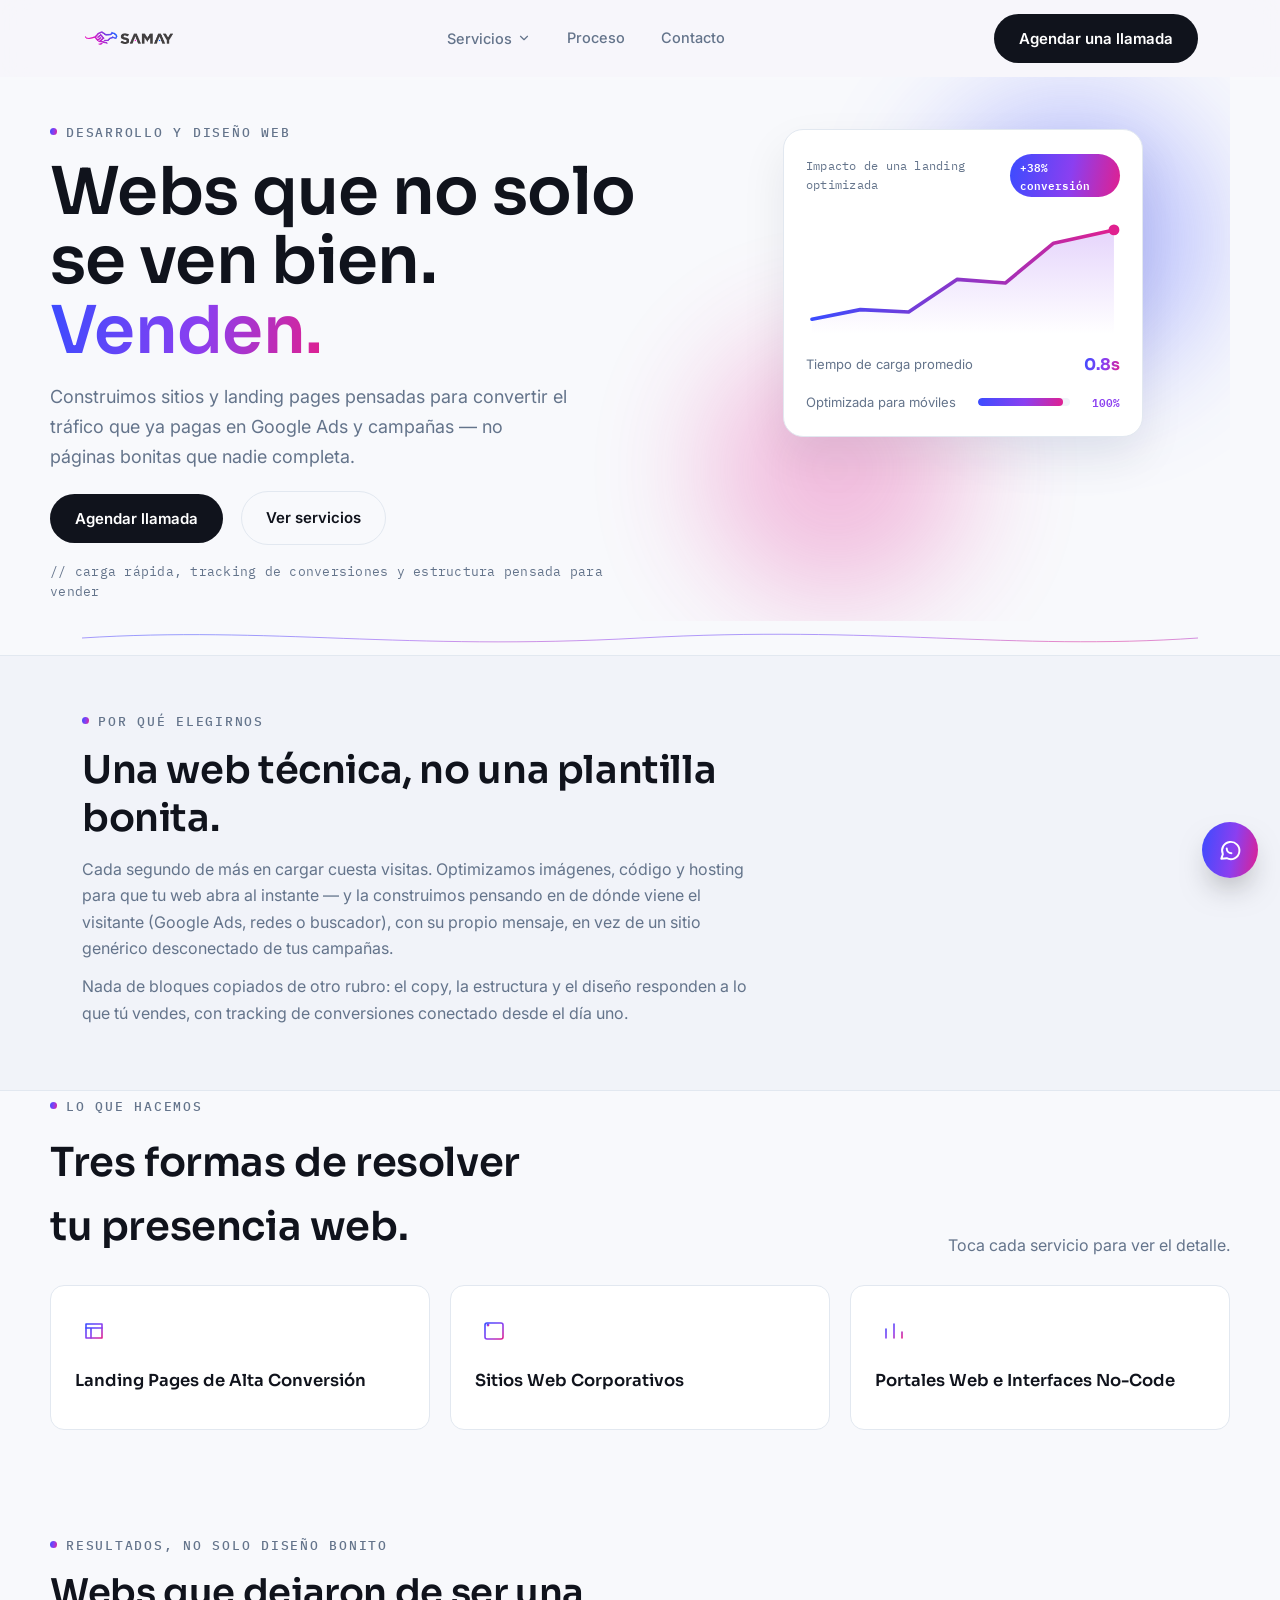
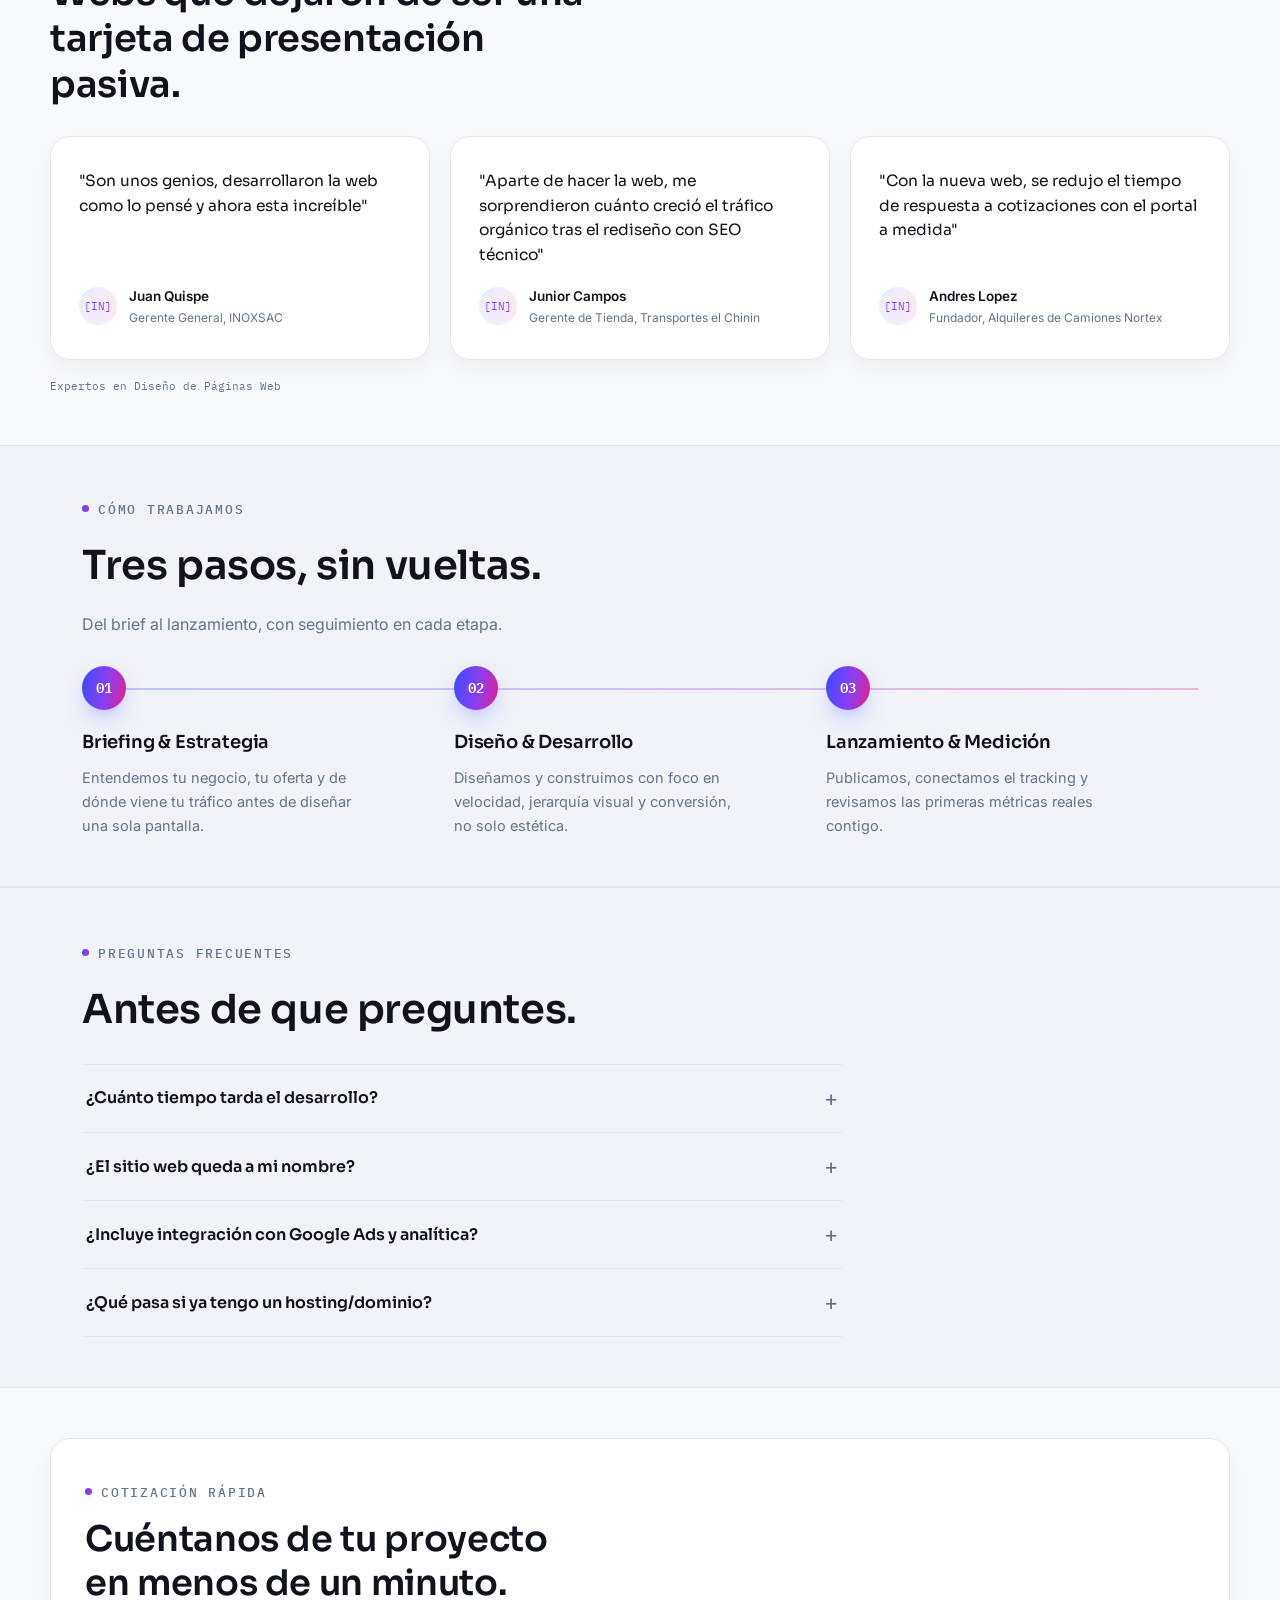
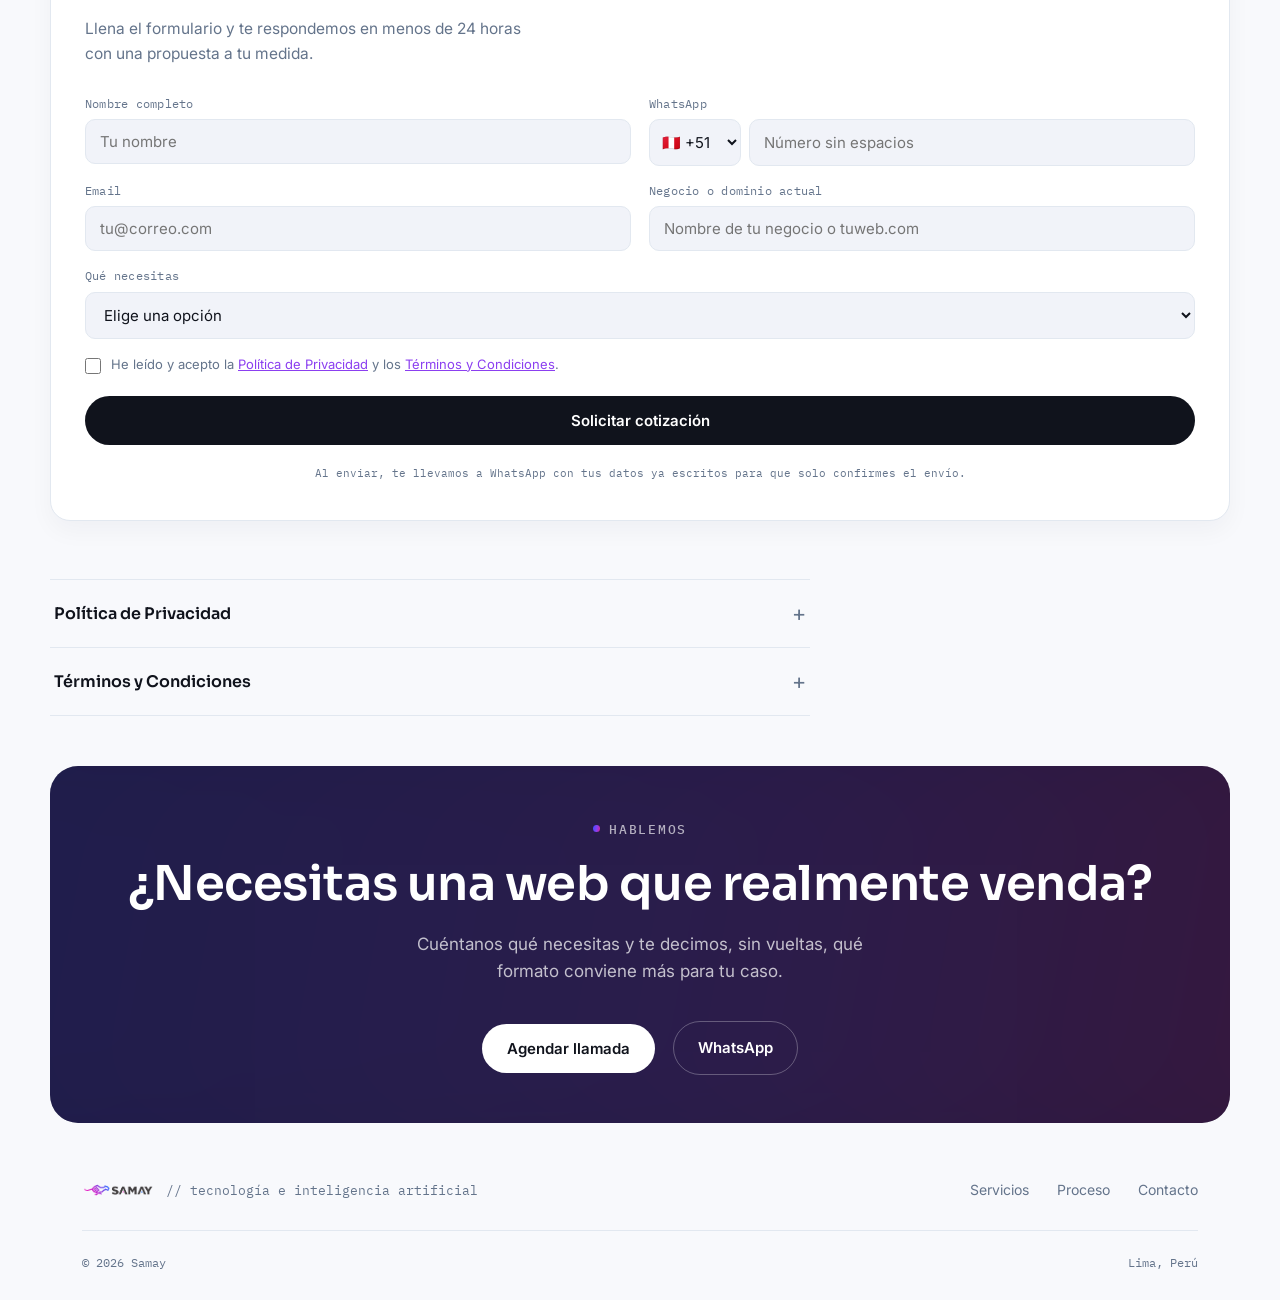
<file: desarrollo-web.html>
<!DOCTYPE html>
<html lang="es">
<head>
<meta charset="UTF-8">
<meta name="viewport" content="width=device-width, initial-scale=1.0">
<title>Desarrollo y Diseño Web que Convierte | Samay</title>
<meta name="description" content="Landing pages, sitios corporativos y portales web pensados para convertir el tráfico que ya pagas en Google Ads. Agenda una llamada gratuita.">
<link rel="icon" href="[data-uri]">
<link rel="stylesheet" href="styles.css?v=20260902">
<link rel="preconnect" href="https://fonts.googleapis.com">
<link rel="preconnect" href="https://fonts.gstatic.com" crossorigin>
<link href="https://fonts.googleapis.com/css2?family=Sora:wght@400;500;600;700&family=Inter:wght@400;500;600&family=IBM+Plex+Mono:wght@400;500&display=swap" rel="stylesheet">
</head>
<body>

<svg width="0" height="0" style="position:absolute">
  <defs>
    <linearGradient id="iconGrad" x1="0" y1="0" x2="1" y2="1">
      <stop offset="0%" stop-color="#3B4CFF"/>
      <stop offset="55%" stop-color="#8B3FF0"/>
      <stop offset="100%" stop-color="#E0208F"/>
    </linearGradient>
  </defs>
</svg>

<div id="header-placeholder"></div>

<main id="top">

  <!-- 1. HERO -->
  <section class="hero wrap">
    <div class="hero-grid">
      <div>
        <span class="eyebrow">Desarrollo y Diseño Web</span>
        <h1>Webs que no solo se ven bien. <span class="grad-text">Venden.</span></h1>
        <p class="lead">Construimos sitios y landing pages pensadas para convertir el tráfico que ya pagas en Google Ads y campañas — no páginas bonitas que nadie completa.</p>
        <div class="hero-actions">
          <button type="button" class="btn btn-primary js-open-booking">Agendar llamada</button>
          <a class="btn btn-ghost" href="#servicios">Ver servicios</a>
        </div>
        <p class="hero-note">// carga rápida, tracking de conversiones y estructura pensada para vender</p>
      </div>

      <div class="hero-visual" aria-hidden="true">
        <div class="blob blob-a"></div>
        <div class="blob blob-b"></div>

        <div class="metric-card">
          <div class="metric-card-head">
            <span class="metric-label">Impacto de una landing optimizada</span>
            <span class="metric-badge">+38% conversión</span>
          </div>

          <svg class="metric-chart" viewBox="0 0 260 100" fill="none">
            <defs>
              <linearGradient id="chartLine3" x1="0" y1="0" x2="1" y2="0">
                <stop offset="0%" stop-color="#3B4CFF"/>
                <stop offset="100%" stop-color="#E0208F"/>
              </linearGradient>
              <linearGradient id="chartFill3" x1="0" y1="0" x2="0" y2="1">
                <stop offset="0%" stop-color="#8B3FF0" stop-opacity="0.22"/>
                <stop offset="100%" stop-color="#8B3FF0" stop-opacity="0"/>
              </linearGradient>
            </defs>
            <path d="M5,88 L45,80 L85,82 L125,55 L165,58 L205,25 L255,14 L255,100 L5,100 Z" fill="url(#chartFill3)"/>
            <path d="M5,88 L45,80 L85,82 L125,55 L165,58 L205,25 L255,14" stroke="url(#chartLine3)" stroke-width="3" stroke-linecap="round" stroke-linejoin="round"/>
            <circle cx="255" cy="14" r="4.5" fill="#E0208F"/>
          </svg>

          <div class="metric-stats">
            <div class="metric-stat-row">
              <span class="metric-stat-label">Tiempo de carga promedio</span>
              <span class="metric-stat-value">0.8s</span>
            </div>
            <div class="metric-stat-row">
              <span class="metric-stat-label">Optimizada para móviles</span>
              <div class="metric-bar-track"><div class="metric-bar-fill"></div></div>
              <span class="metric-stat-tag">100%</span>
            </div>
          </div>
        </div>
      </div>
    </div>
  </section>

  <svg class="trail-divider wrap" viewBox="0 0 1180 34" preserveAspectRatio="none">
    <path d="M0 17 C 200 5, 340 30, 590 17 C 840 4, 980 30, 1180 17" stroke="url(#iconGrad)" stroke-width="1" fill="none"/>
  </svg>

  <!-- 2. POR QUÉ ELEGIRNOS -->
  <section class="authority">
    <div class="wrap">
      <div class="authority-head reveal">
        <span class="eyebrow">Por qué elegirnos</span>
        <h2>Una web técnica, no una plantilla bonita.</h2>
        <p>Cada segundo de más en cargar cuesta visitas. Optimizamos imágenes, código y hosting para que tu web abra al instante — y la construimos pensando en de dónde viene el visitante (Google Ads, redes o buscador), con su propio mensaje, en vez de un sitio genérico desconectado de tus campañas.</p>
        <p>Nada de bloques copiados de otro rubro: el copy, la estructura y el diseño responden a lo que tú vendes, con tracking de conversiones conectado desde el día uno.</p>
      </div>
    </div>
  </section>

  <!-- 3. SERVICIOS -->
  <section id="servicios" class="services wrap">
    <div class="services-head reveal">
      <div>
        <span class="eyebrow">Lo que hacemos</span>
        <h2>Tres formas de resolver<br>tu presencia web.</h2>
      </div>
      <p>Toca cada servicio para ver el detalle.</p>
    </div>

    <div class="svc-group reveal">
      <div class="svc-cards">
        <details class="svc-card">
          <summary>
            <div class="svc-icon"><svg viewBox="0 0 24 24" fill="none" stroke="url(#iconGrad)" stroke-width="1.6" stroke-linecap="round" stroke-linejoin="round"><path d="M4 5h16v14H4z"/><path d="M4 9h16M9 9v10"/></svg></div>
            <h4>Landing Pages de Alta Conversión</h4>
            <svg class="acc-arrow" viewBox="0 0 24 24" fill="none" stroke="currentColor" stroke-width="2" stroke-linecap="round" stroke-linejoin="round"><path d="m6 9 6 6 6-6"/></svg>
          </summary>
          <p>Carga ultra rápida para no perder visitas por segundos de espera, llamadas a la acción claras y tracking de conversiones conectado desde el día uno.</p>
        </details>
        <details class="svc-card">
          <summary>
            <div class="svc-icon"><svg viewBox="0 0 24 24" fill="none" stroke="url(#iconGrad)" stroke-width="1.6" stroke-linecap="round" stroke-linejoin="round"><rect x="3" y="4" width="18" height="16" rx="2"/><path d="M3 8h18"/><circle cx="6" cy="6" r="0.6" fill="url(#iconGrad)"/></svg></div>
            <h4>Sitios Web Corporativos</h4>
            <svg class="acc-arrow" viewBox="0 0 24 24" fill="none" stroke="currentColor" stroke-width="2" stroke-linecap="round" stroke-linejoin="round"><path d="m6 9 6 6 6-6"/></svg>
          </summary>
          <p>SEO técnico desde la estructura (velocidad, metadatos, jerarquía correcta), diseño moderno adaptado 100% a móviles y listo para recibir tráfico pago.</p>
        </details>
        <details class="svc-card">
          <summary>
            <div class="svc-icon"><svg viewBox="0 0 24 24" fill="none" stroke="url(#iconGrad)" stroke-width="1.6" stroke-linecap="round" stroke-linejoin="round"><path d="M4 19V10M12 19V5M20 19v-6"/></svg></div>
            <h4>Portales Web e Interfaces No-Code</h4>
            <svg class="acc-arrow" viewBox="0 0 24 24" fill="none" stroke="currentColor" stroke-width="2" stroke-linecap="round" stroke-linejoin="round"><path d="m6 9 6 6 6-6"/></svg>
          </summary>
          <p>Aplicaciones ligeras para clientes o uso interno: calculadoras de cotización, formularios interactivos, dashboards de gestión y catálogos, sin licencias caras.</p>
        </details>
      </div>
    </div>
  </section>

  <!-- 3b. PRUEBA SOCIAL -->
  <section class="testimonials wrap">
    <div class="testimonials-head reveal">
      <span class="eyebrow">Resultados, no solo diseño bonito</span>
      <h2>Webs que dejaron de ser una tarjeta de presentación pasiva.</h2>
    </div>
    <div class="testimonial-grid reveal">
      <div class="surface-card testimonial-card">
        <p class="testimonial-quote">"Son unos genios, desarrollaron la web como lo pensé y ahora esta increíble"</p>
        <div class="testimonial-author">
          <span class="testimonial-avatar">[IN]</span>
          <div>
            <div class="testimonial-author-name">Juan Quispe</div>
            <div class="testimonial-author-role">Gerente General, INOXSAC</div>
          </div>
        </div>
      </div>
      <div class="surface-card testimonial-card">
        <p class="testimonial-quote">"Aparte de hacer la web, me sorprendieron cuánto creció el tráfico orgánico tras el rediseño con SEO técnico"</p>
        <div class="testimonial-author">
          <span class="testimonial-avatar">[IN]</span>
          <div>
            <div class="testimonial-author-name">Junior Campos</div>
            <div class="testimonial-author-role">Gerente de Tienda, Transportes el Chinin</div>
          </div>
        </div>
      </div>
      <div class="surface-card testimonial-card">
        <p class="testimonial-quote">"Con la nueva web, se redujo el tiempo de respuesta a cotizaciones con el portal a medida"</p>
        <div class="testimonial-author">
          <span class="testimonial-avatar">[IN]</span>
          <div>
            <div class="testimonial-author-name">Andres Lopez</div>
            <div class="testimonial-author-role">Fundador, Alquileres de Camiones Nortex</div>
          </div>
        </div>
      </div>
    </div>
    <p class="testimonials-note reveal">Expertos en Diseño de Páginas Web</p>
  </section>

  <!-- 4. PROCESO -->
  <section id="proceso" class="process">
    <div class="wrap">
      <div class="process-head reveal">
        <span class="eyebrow">Cómo trabajamos</span>
        <h2>Tres pasos, sin vueltas.</h2>
        <p>Del brief al lanzamiento, con seguimiento en cada etapa.</p>
      </div>
      <div class="timeline reveal">
        <div class="timeline-line" aria-hidden="true"></div>
        <div class="timeline-step">
          <span class="timeline-dot">01</span>
          <h3>Briefing &amp; Estrategia</h3>
          <p>Entendemos tu negocio, tu oferta y de dónde viene tu tráfico antes de diseñar una sola pantalla.</p>
        </div>
        <div class="timeline-step">
          <span class="timeline-dot">02</span>
          <h3>Diseño &amp; Desarrollo</h3>
          <p>Diseñamos y construimos con foco en velocidad, jerarquía visual y conversión, no solo estética.</p>
        </div>
        <div class="timeline-step">
          <span class="timeline-dot">03</span>
          <h3>Lanzamiento &amp; Medición</h3>
          <p>Publicamos, conectamos el tracking y revisamos las primeras métricas reales contigo.</p>
        </div>
      </div>
    </div>
  </section>

  <!-- 5. FAQ -->
  <section class="faq">
    <div class="wrap">
      <div class="faq-head reveal">
        <span class="eyebrow">Preguntas frecuentes</span>
        <h2>Antes de que preguntes.</h2>
      </div>
      <div class="faq-list reveal">
        <details class="faq-item">
          <summary>¿Cuánto tiempo tarda el desarrollo?</summary>
          <p>Una landing page suele estar lista en 1-2 semanas. Un sitio corporativo completo toma entre 3 y 5 semanas, según cuántas secciones y contenidos necesite.</p>
        </details>
        <details class="faq-item">
          <summary>¿El sitio web queda a mi nombre?</summary>
          <p>Sí. El dominio, el hosting y el código quedan a tu nombre o bajo tu cuenta. No trabajamos con esquemas donde la agencia retiene el acceso.</p>
        </details>
        <details class="faq-item">
          <summary>¿Incluye integración con Google Ads y analítica?</summary>
          <p>Sí, por defecto. Configuramos el seguimiento de conversiones, Google Tag Manager y Analytics para que sepas qué está funcionando desde el primer día.</p>
        </details>
        <details class="faq-item">
          <summary>¿Qué pasa si ya tengo un hosting/dominio?</summary>
          <p>Trabajamos sobre lo que ya tienes. Revisamos tu hosting y dominio actuales, y solo sugerimos migrar si de verdad está limitando la velocidad o la seguridad del sitio.</p>
        </details>
      </div>
    </div>
  </section>

  <!-- 6. FORMULARIO DE COTIZACIÓN -->
  <section id="cotizar" class="quote wrap">
    <div class="surface-card quote-card reveal">
      <div class="quote-head">
        <span class="eyebrow">Cotización rápida</span>
        <h2>Cuéntanos de tu proyecto<br>en menos de un minuto.</h2>
        <p>Llena el formulario y te respondemos en menos de 24 horas con una propuesta a tu medida.</p>
      </div>

      <form class="quote-form" id="quoteForm">
        <div class="quote-field">
          <label for="qName">Nombre completo</label>
          <input type="text" id="qName" name="qName" placeholder="Tu nombre" required>
        </div>

        <div class="quote-field">
          <label for="qPhone">WhatsApp</label>
          <div class="tel-group">
            <select id="qPrefix" name="qPrefix">
              <option value="+51" selected>🇵🇪 +51</option>
              <option value="+56">🇨🇱 +56</option>
              <option value="+507">🇵🇦 +507</option>
              <option value="+54">🇦🇷 +54</option>
              <option value="+55">🇧🇷 +55</option>
              <option value="+57">🇨🇴 +57</option>
            </select>
            <input type="tel" id="qPhone" name="qPhone" placeholder="Número sin espacios" required>
          </div>
        </div>

        <div class="quote-field">
          <label for="qEmail">Email</label>
          <input type="email" id="qEmail" name="qEmail" placeholder="tu@correo.com" required>
        </div>

        <div class="quote-field">
          <label for="qBusiness">Negocio o dominio actual</label>
          <input type="text" id="qBusiness" name="qBusiness" placeholder="Nombre de tu negocio o tuweb.com" required>
        </div>

        <div class="quote-field full">
          <label for="qType">Qué necesitas</label>
          <select id="qType" name="qType" required>
            <option value="" disabled selected>Elige una opción</option>
            <option>Landing page para campañas</option>
            <option>Sitio web corporativo</option>
            <option>Portal o interfaz a medida</option>
            <option>Aún no estoy seguro</option>
          </select>
        </div>

        <label class="quote-checkbox">
          <input type="checkbox" id="qPrivacy" name="qPrivacy" required>
          <span>He leído y acepto la <a href="#privacidad">Política de Privacidad</a> y los <a href="#terminos">Términos y Condiciones</a>.</span>
        </label>

        <button type="submit" class="btn btn-primary quote-submit">Solicitar cotización</button>
        <p class="quote-note">Al enviar, te llevamos a WhatsApp con tus datos ya escritos para que solo confirmes el envío.</p>
      </form>
    </div>
  </section>

  <!-- 7. LEGAL -->
  <section class="faq wrap" style="background:transparent; border:none; padding-top:8px;">
    <div class="faq-list">
      <details class="faq-item" id="privacidad">
        <summary>Política de Privacidad</summary>
        <p>En Samay recopilamos los datos que compartes en este formulario (nombre, WhatsApp, correo, negocio y tipo de proyecto) únicamente para contactarte sobre el servicio que solicitaste. No vendemos ni compartimos tu información con terceros, salvo los proveedores estrictamente necesarios para brindarte el servicio (por ejemplo, WhatsApp Business para el contacto). Puedes pedirnos eliminar tus datos en cualquier momento escribiendo a [correo de contacto]. Esta política aplica a los datos recolectados a través de este sitio, operado por [Razón social], RUC [00000000000].</p>
      </details>
      <details class="faq-item" id="terminos">
        <summary>Términos y Condiciones</summary>
        <p>Al solicitar una cotización aceptas que un miembro de nuestro equipo te contacte por WhatsApp, llamada o correo para coordinar los siguientes pasos. La cotización inicial no representa ningún compromiso de compra. El alcance y precio de cada proyecto se define de forma personalizada según tu negocio y se comunica antes de iniciar cualquier trabajo. [Razón social] se reserva el derecho de actualizar estos términos; la versión vigente siempre estará disponible en esta página.</p>
      </details>
    </div>
  </section>

  <!-- CTA FINAL -->
  <section id="contacto" class="cta-final reveal">
    <span class="eyebrow">Hablemos</span>
    <h2>¿Necesitas una web que realmente venda?</h2>
    <p>Cuéntanos qué necesitas y te decimos, sin vueltas, qué formato conviene más para tu caso.</p>
    <div class="hero-actions">
      <button type="button" class="btn btn-primary js-open-booking">Agendar llamada</button>
      <a class="btn btn-ghost" href="https://wa.me/51972498952" target="_blank" rel="noopener">WhatsApp</a>
    </div>
  </section>

</main>

<div id="footer-placeholder"></div>
<div id="booking-placeholder"></div>

<!--
  Seguimiento de conversiones (pendiente antes de lanzar la campaña):
  1) Pega aquí el snippet de Google tag (gtag.js) con tu Measurement ID de GA4.
  2) Agrega el evento de conversión de Google Ads dentro del submit del formulario
     y del clic en "Agendar llamada" (js-open-booking), usando tu Conversion ID/Label.
  Sin esto la landing puede verse bien pero no vas a poder medir qué campaña
  realmente te trae leads.
-->
<script src="script.js?v=20260902"></script>
<script>
  (function(){
    var form = document.getElementById('quoteForm');
    if(!form) return;
    form.addEventListener('submit', function(e){
      e.preventDefault();
      var name = document.getElementById('qName').value.trim();
      var prefix = document.getElementById('qPrefix').value;
      var phone = document.getElementById('qPhone').value.trim();
      var email = document.getElementById('qEmail').value.trim();
      var business = document.getElementById('qBusiness').value.trim();
      var type = document.getElementById('qType').value;

      var msg = 'Hola, quiero una cotización para una web.\n' +
                'Nombre: ' + name + '\n' +
                'WhatsApp: ' + prefix + ' ' + phone + '\n' +
                'Email: ' + email + '\n' +
                'Negocio / dominio actual: ' + business + '\n' +
                'Qué necesito: ' + type;
      var url = 'https://wa.me/51972498952?text=' + encodeURIComponent(msg);
      window.open(url, '_blank', 'noopener');
    });
  })();
</script>

</body>
</html>
</file>
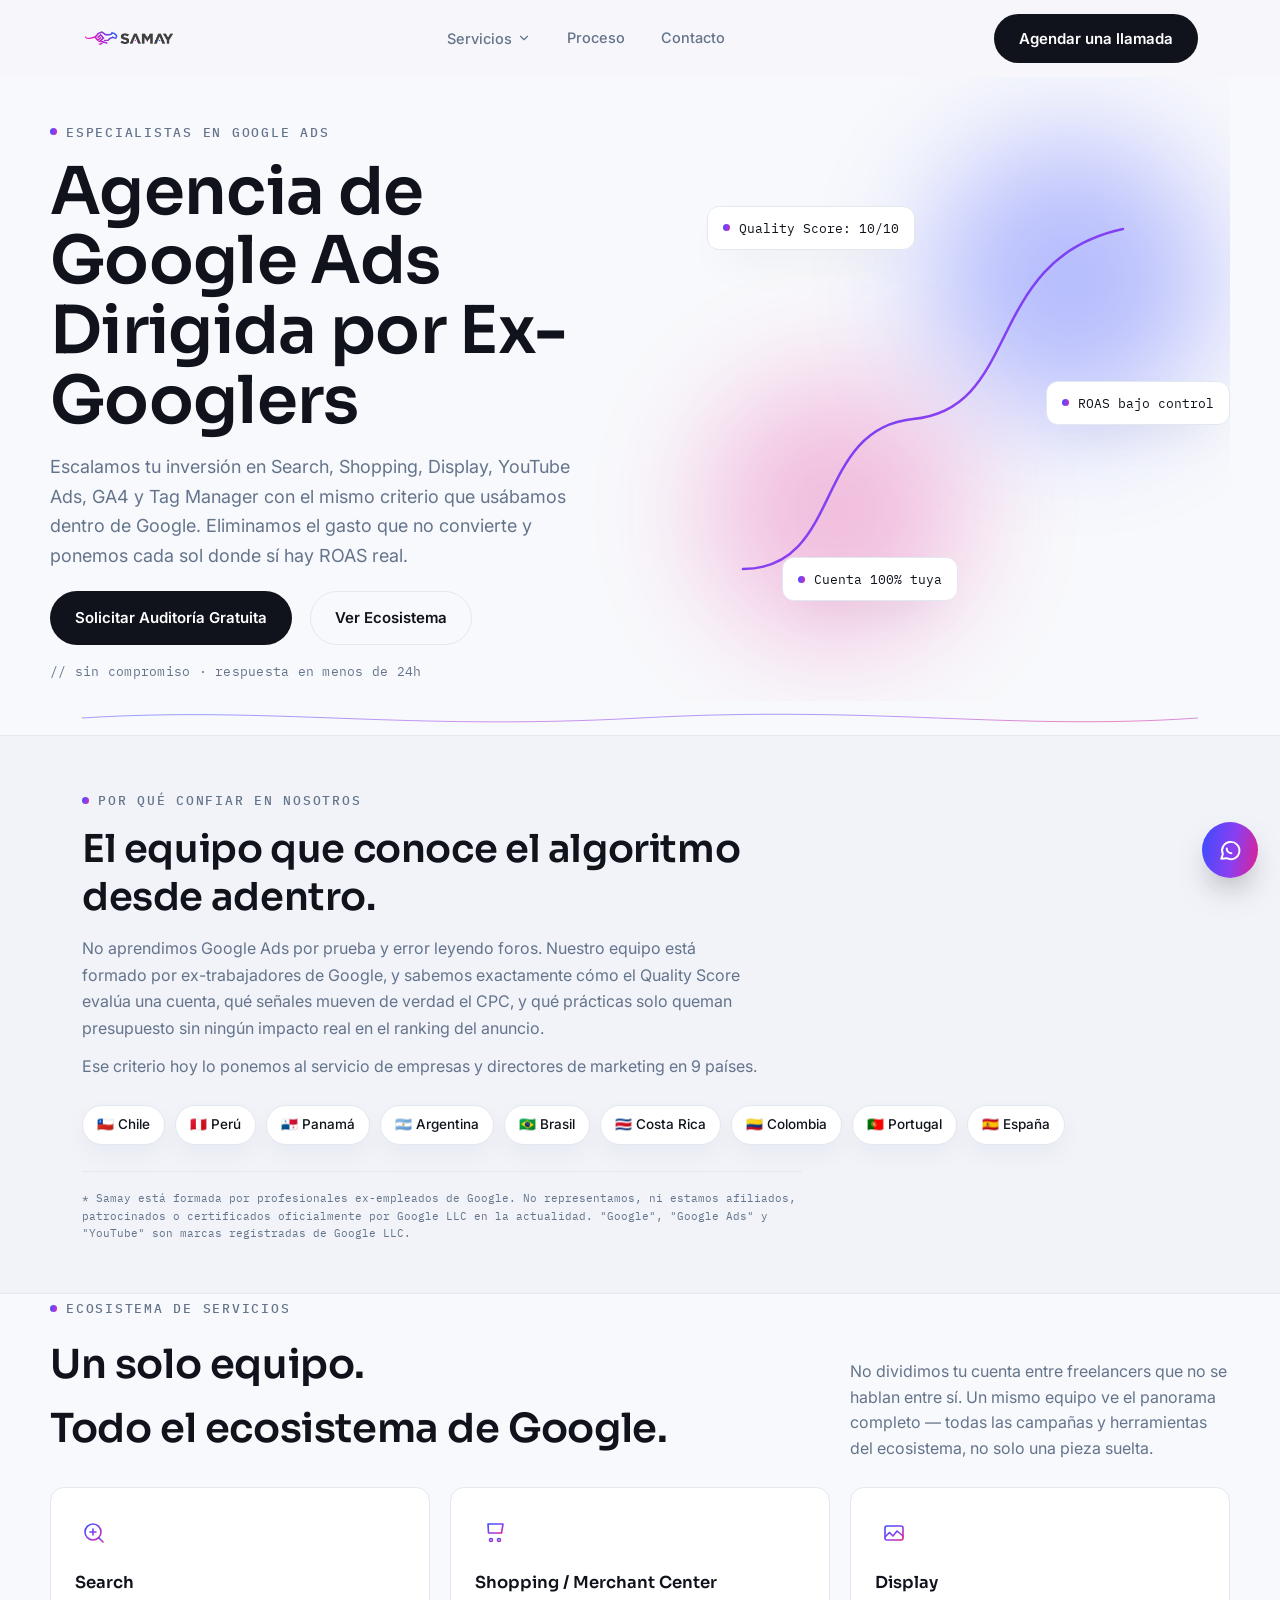
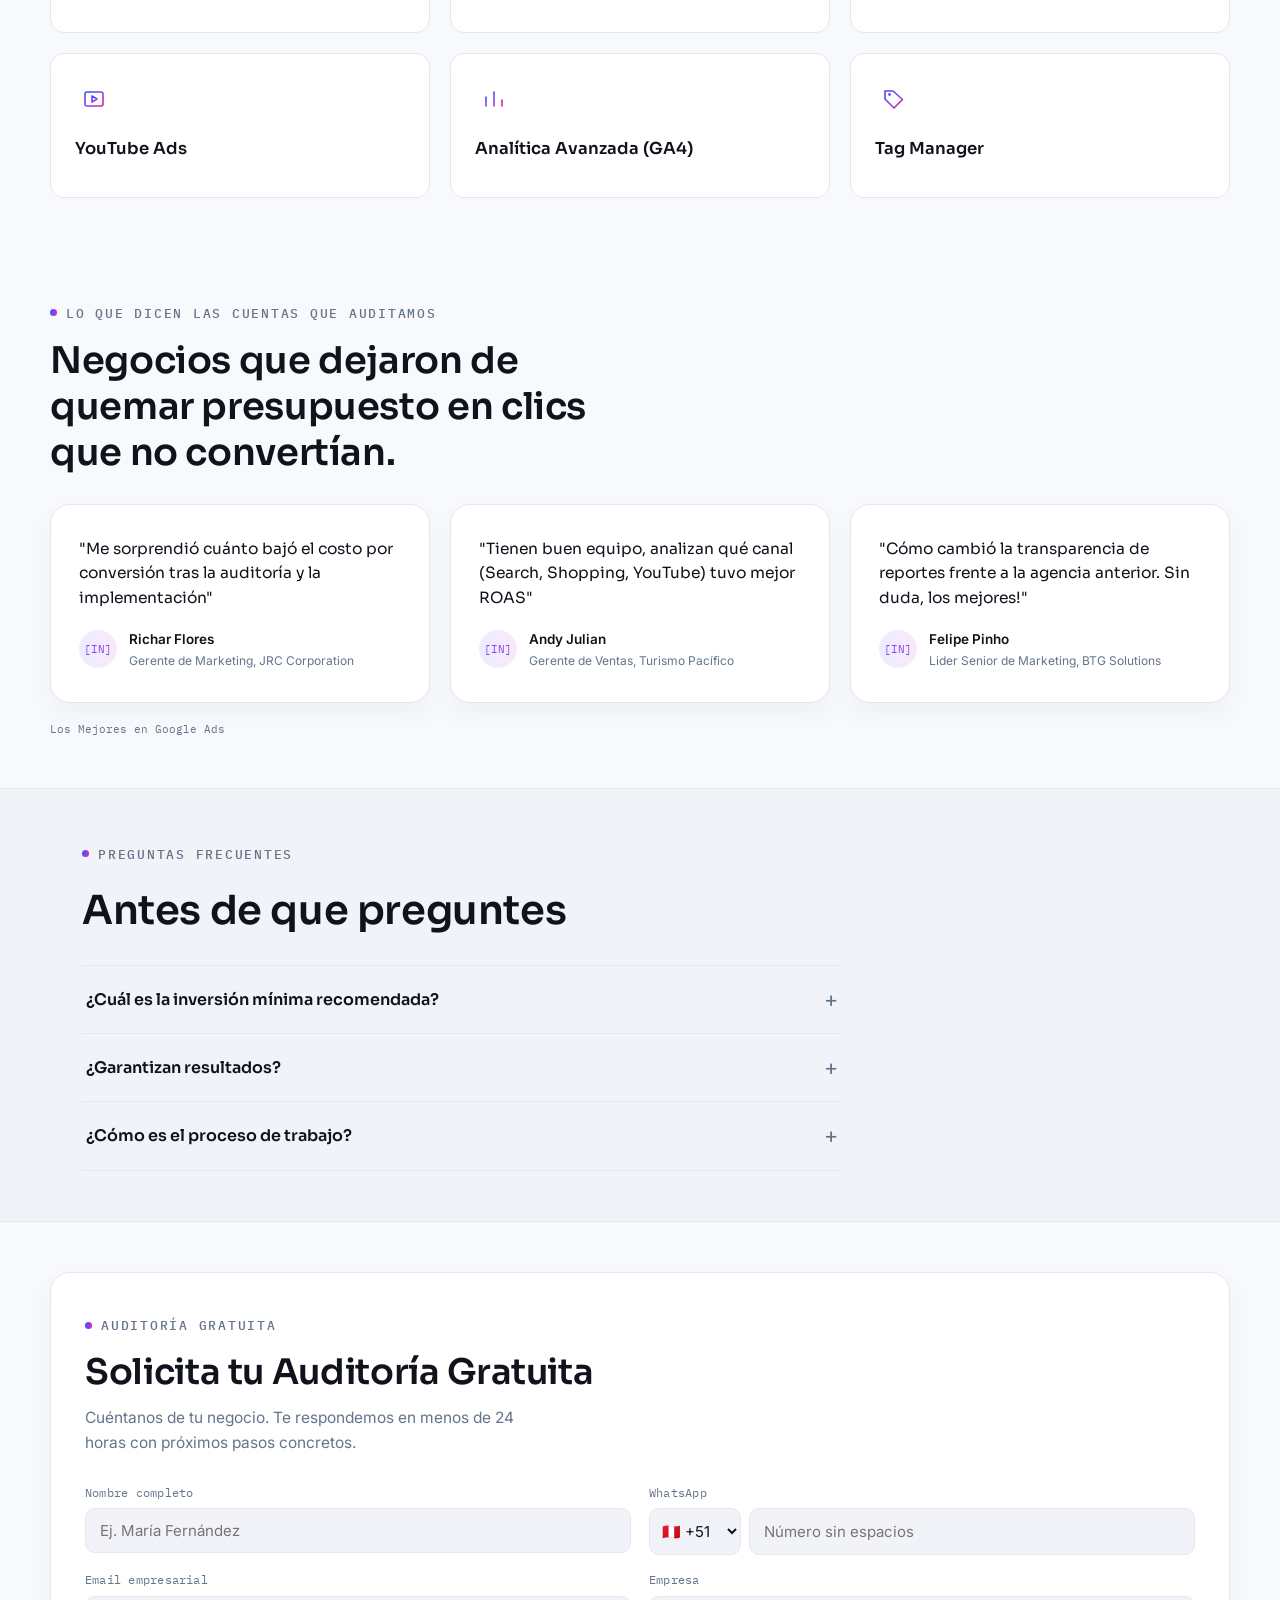
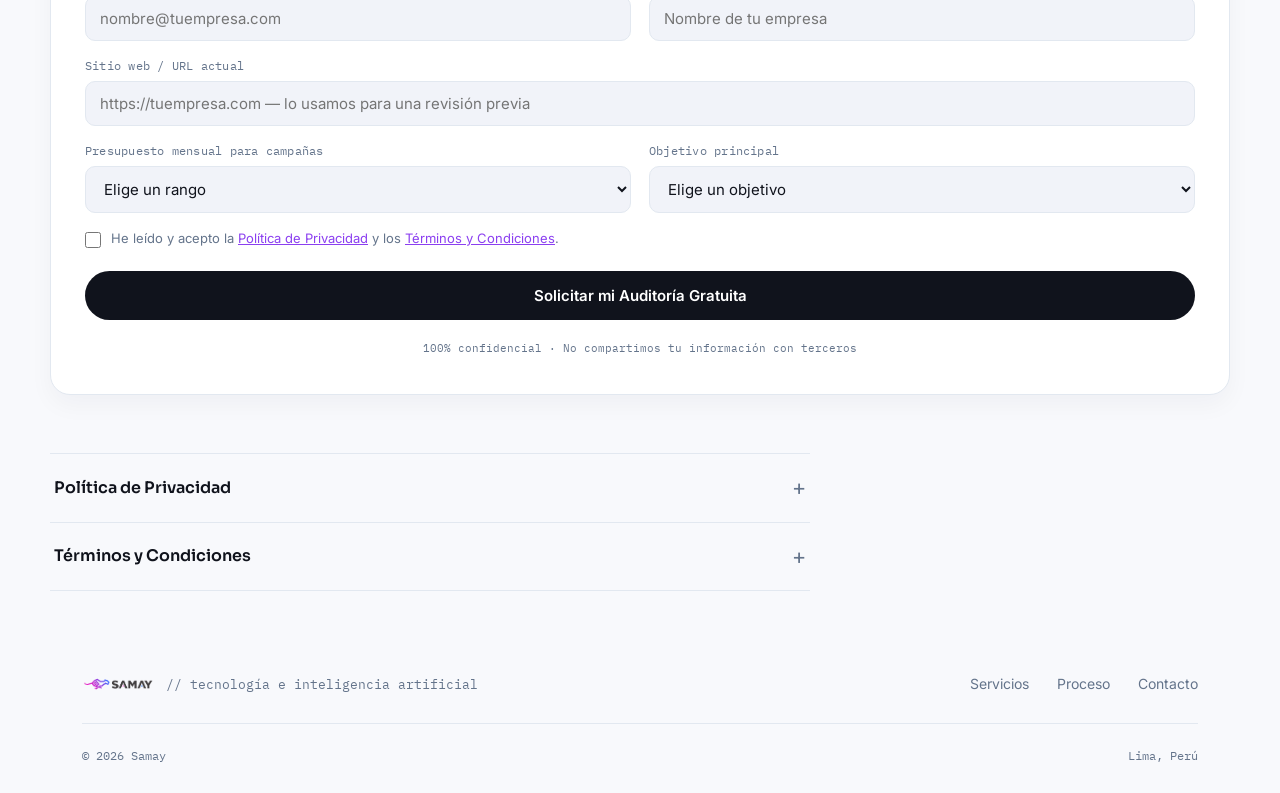
<file: google-ads.html>
<!DOCTYPE html>
<html lang="es">
<head>
<meta charset="UTF-8">
<meta name="viewport" content="width=device-width, initial-scale=1.0">
<title>Agencia de Google Ads con Ex-Googlers | Samay</title>
<meta name="description" content="Ex-empleados de Google gestionan tus campañas de Search, Shopping, YouTube y GA4 en 9 países. Agenda tu auditoría de cuenta.">
<link rel="icon" href="[data-uri]">
<link rel="stylesheet" href="styles.css?v=20260902">
<link rel="preconnect" href="https://fonts.googleapis.com">
<link rel="preconnect" href="https://fonts.gstatic.com" crossorigin>
<link href="https://fonts.googleapis.com/css2?family=Sora:wght@400;500;600;700&family=Inter:wght@400;500;600&family=IBM+Plex+Mono:wght@400;500&display=swap" rel="stylesheet">
</head>
<body>

<svg width="0" height="0" style="position:absolute">
  <defs>
    <linearGradient id="iconGrad" x1="0" y1="0" x2="1" y2="1">
      <stop offset="0%" stop-color="#3B4CFF"/>
      <stop offset="55%" stop-color="#8B3FF0"/>
      <stop offset="100%" stop-color="#E0208F"/>
    </linearGradient>
  </defs>
</svg>

<div id="header-placeholder"></div>

<main id="top">

  <!-- 1. HERO -->
  <section class="hero wrap">
    <div class="hero-grid">
      <div>
        <span class="eyebrow">Especialistas en Google Ads</span>
        <h1>Agencia de Google Ads Dirigida por Ex-Googlers</h1>
        <p class="lead">Escalamos tu inversión en Search, Shopping, Display, YouTube Ads, GA4 y Tag Manager con el mismo criterio que usábamos dentro de Google. Eliminamos el gasto que no convierte y ponemos cada sol donde sí hay ROAS real.</p>
        <div class="hero-actions">
          <a class="btn btn-primary" href="#cotizar">Solicitar Auditoría Gratuita</a>
          <a class="btn btn-ghost" href="#servicios">Ver Ecosistema</a>
        </div>
        <p class="hero-note">// sin compromiso · respuesta en menos de 24h</p>
      </div>

      <div class="hero-visual" aria-hidden="true">
        <div class="blob blob-a"></div>
        <div class="blob blob-b"></div>
        <svg viewBox="0 0 480 460" fill="none">
          <path class="trail-path" d="M20 400 C 120 400, 90 260, 190 250 C 300 240, 260 90, 400 60" stroke="url(#iconGrad)" stroke-width="2.5" stroke-linecap="round"/>
        </svg>
        <div class="chip chip-1"><span class="dot"></span>Quality Score: 10/10</div>
        <div class="chip chip-2"><span class="dot"></span>ROAS bajo control</div>
        <div class="chip chip-3"><span class="dot"></span>Cuenta 100% tuya</div>
      </div>
    </div>
  </section>

  <svg class="trail-divider wrap" viewBox="0 0 1180 34" preserveAspectRatio="none">
    <path d="M0 17 C 200 5, 340 30, 590 17 C 840 4, 980 30, 1180 17" stroke="url(#iconGrad)" stroke-width="1" fill="none"/>
  </svg>

  <!-- 2. PRUEBA SOCIAL Y AUTORIDAD -->
  <section class="authority">
    <div class="wrap">
      <div class="authority-head reveal">
        <span class="eyebrow">Por qué confiar en nosotros</span>
        <h2>El equipo que conoce el algoritmo desde adentro.</h2>
        <p>No aprendimos Google Ads por prueba y error leyendo foros. Nuestro equipo está formado por ex-trabajadores de Google, y sabemos exactamente cómo el Quality Score evalúa una cuenta, qué señales mueven de verdad el CPC, y qué prácticas solo queman presupuesto sin ningún impacto real en el ranking del anuncio.</p>
        <p>Ese criterio hoy lo ponemos al servicio de empresas y directores de marketing en 9 países.</p>
      </div>

      <div class="country-list reveal">
        <span class="country-chip">🇨🇱 Chile</span>
        <span class="country-chip">🇵🇪 Perú</span>
        <span class="country-chip">🇵🇦 Panamá</span>
        <span class="country-chip">🇦🇷 Argentina</span>
        <span class="country-chip">🇧🇷 Brasil</span>
        <span class="country-chip">🇨🇷 Costa Rica</span>
        <span class="country-chip">🇨🇴 Colombia</span>
        <span class="country-chip">🇵🇹 Portugal</span>
        <span class="country-chip">🇪🇸 España</span>
      </div>

      <p class="legal-note">* Samay está formada por profesionales ex-empleados de Google. No representamos, ni estamos afiliados, patrocinados o certificados oficialmente por Google LLC en la actualidad. "Google", "Google Ads" y "YouTube" son marcas registradas de Google LLC.</p>
    </div>
  </section>

  <!-- 3. ECOSISTEMA DE SERVICIOS -->
  <section id="servicios" class="services wrap">
    <div class="services-head reveal">
      <div>
        <span class="eyebrow">Ecosistema de servicios</span>
        <h2>Un solo equipo.<br>Todo el ecosistema de Google.</h2>
      </div>
      <p>No dividimos tu cuenta entre freelancers que no se hablan entre sí. Un mismo equipo ve el panorama completo — todas las campañas y herramientas del ecosistema, no solo una pieza suelta.</p>
    </div>

    <div class="svc-group reveal">
      <div class="svc-cards">
        <details class="svc-card">
          <summary>
            <div class="svc-icon"><svg viewBox="0 0 24 24" fill="none" stroke="url(#iconGrad)" stroke-width="1.6" stroke-linecap="round" stroke-linejoin="round"><path d="M11 19a8 8 0 1 0 0-16 8 8 0 0 0 0 16z"/><path d="m21 21-4.3-4.3"/><path d="M8 11h6M11 8v6"/></svg></div>
            <h4>Search</h4>
            <svg class="acc-arrow" viewBox="0 0 24 24" fill="none" stroke="currentColor" stroke-width="2" stroke-linecap="round" stroke-linejoin="round"><path d="m6 9 6 6 6-6"/></svg>
          </summary>
          <p>Captura de intención de compra real, no clics curiosos. Estructura de cuentas, negativas y ajuste de pujas para pagar por el clic correcto.</p>
        </details>
        <details class="svc-card">
          <summary>
            <div class="svc-icon"><svg viewBox="0 0 24 24" fill="none" stroke="url(#iconGrad)" stroke-width="1.6" stroke-linecap="round" stroke-linejoin="round"><path d="M6 3h15l-1.5 9h-13z"/><path d="M4 3H2"/><circle cx="9" cy="19" r="1.5"/><circle cx="17" cy="19" r="1.5"/></svg></div>
            <h4>Shopping / Merchant Center</h4>
            <svg class="acc-arrow" viewBox="0 0 24 24" fill="none" stroke="currentColor" stroke-width="2" stroke-linecap="round" stroke-linejoin="round"><path d="m6 9 6 6 6-6"/></svg>
          </summary>
          <p>Feeds de productos optimizados y Shopping Ads frente a compradores listos para pagar, sin errores que causen suspensiones de cuenta.</p>
        </details>
        <details class="svc-card">
          <summary>
            <div class="svc-icon"><svg viewBox="0 0 24 24" fill="none" stroke="url(#iconGrad)" stroke-width="1.6" stroke-linecap="round" stroke-linejoin="round"><rect x="3" y="5" width="18" height="14" rx="2"/><path d="m3 16 4.5-4.5 3.5 3.5 4-5L21 15"/></svg></div>
            <h4>Display</h4>
            <svg class="acc-arrow" viewBox="0 0 24 24" fill="none" stroke="currentColor" stroke-width="2" stroke-linecap="round" stroke-linejoin="round"><path d="m6 9 6 6 6-6"/></svg>
          </summary>
          <p>Banners y remarketing en la Red de Display para mantener tu marca presente mientras el usuario navega otros sitios, antes de que decida comprar.</p>
        </details>
        <details class="svc-card">
          <summary>
            <div class="svc-icon"><svg viewBox="0 0 24 24" fill="none" stroke="url(#iconGrad)" stroke-width="1.6" stroke-linecap="round" stroke-linejoin="round"><rect x="3" y="5" width="18" height="14" rx="2"/><path d="m10 9 5 3-5 3z"/></svg></div>
            <h4>YouTube Ads</h4>
            <svg class="acc-arrow" viewBox="0 0 24 24" fill="none" stroke="currentColor" stroke-width="2" stroke-linecap="round" stroke-linejoin="round"><path d="m6 9 6 6 6-6"/></svg>
          </summary>
          <p>Estrategias de video para marca y remarketing, medidas con el mismo rigor analítico que una campaña de Search — no como gasto aparte.</p>
        </details>
        <details class="svc-card">
          <summary>
            <div class="svc-icon"><svg viewBox="0 0 24 24" fill="none" stroke="url(#iconGrad)" stroke-width="1.6" stroke-linecap="round" stroke-linejoin="round"><path d="M4 19V10M12 19V5M20 19v-6"/></svg></div>
            <h4>Analítica Avanzada (GA4)</h4>
            <svg class="acc-arrow" viewBox="0 0 24 24" fill="none" stroke="currentColor" stroke-width="2" stroke-linecap="round" stroke-linejoin="round"><path d="m6 9 6 6 6-6"/></svg>
          </summary>
          <p>Migración y configuración experta de GA4, con conversiones y atribución correctamente mapeadas para decidir con datos reales.</p>
        </details>
        <details class="svc-card">
          <summary>
            <div class="svc-icon"><svg viewBox="0 0 24 24" fill="none" stroke="url(#iconGrad)" stroke-width="1.6" stroke-linecap="round" stroke-linejoin="round"><path d="M20.5 12.5 12 21l-9-9V4h8z"/><circle cx="7.5" cy="7.5" r="1.4" fill="url(#iconGrad)" stroke="none"/></svg></div>
            <h4>Tag Manager</h4>
            <svg class="acc-arrow" viewBox="0 0 24 24" fill="none" stroke="currentColor" stroke-width="2" stroke-linecap="round" stroke-linejoin="round"><path d="m6 9 6 6 6-6"/></svg>
          </summary>
          <p>Implementación de Google Tag Manager para centralizar cada evento y conversión, sin depender de un desarrollador cada vez que algo cambia.</p>
        </details>
      </div>
    </div>
  </section>

  <!-- 3b. PRUEBA SOCIAL -->
  <section class="testimonials wrap">
    <div class="testimonials-head reveal">
      <span class="eyebrow">Lo que dicen las cuentas que auditamos</span>
      <h2>Negocios que dejaron de quemar presupuesto en clics que no convertían.</h2>
    </div>
    <div class="testimonial-grid reveal">
      <div class="surface-card testimonial-card">
        <p class="testimonial-quote">"Me sorprendió cuánto bajó el costo por conversión tras la auditoría y la implementación"</p>
        <div class="testimonial-author">
          <span class="testimonial-avatar">[IN]</span>
          <div>
            <div class="testimonial-author-name">Richar Flores</div>
            <div class="testimonial-author-role">Gerente de Marketing, JRC Corporation</div>
          </div>
        </div>
      </div>
      <div class="surface-card testimonial-card">
        <p class="testimonial-quote">"Tienen buen equipo, analizan qué canal (Search, Shopping, YouTube) tuvo mejor ROAS"</p>
        <div class="testimonial-author">
          <span class="testimonial-avatar">[IN]</span>
          <div>
            <div class="testimonial-author-name">Andy Julian</div>
            <div class="testimonial-author-role">Gerente de Ventas, Turismo Pacífico</div>
          </div>
        </div>
      </div>
      <div class="surface-card testimonial-card">
        <p class="testimonial-quote">"Cómo cambió la transparencia de reportes frente a la agencia anterior. Sin duda, los mejores!"</p>
        <div class="testimonial-author">
          <span class="testimonial-avatar">[IN]</span>
          <div>
            <div class="testimonial-author-name">Felipe Pinho</div>
            <div class="testimonial-author-role">Lider Senior de Marketing, BTG Solutions</div>
          </div>
        </div>
      </div>
    </div>
    <p class="testimonials-note reveal">Los Mejores en Google Ads</p>
  </section>

  <!-- 4. FAQ -->
  <section class="faq">
    <div class="wrap">
      <div class="faq-head reveal">
        <span class="eyebrow">Preguntas frecuentes</span>
        <h2>Antes de que preguntes</h2>
      </div>
      <div class="faq-list reveal">
        <details class="faq-item">
          <summary>¿Cuál es la inversión mínima recomendada?</summary>
          <p>Depende de tu industria y del país donde operas — no es lo mismo pautar en Lima que en Madrid. En la auditoría inicial te damos un rango realista según tu categoría y objetivo, antes de que definas presupuesto.</p>
        </details>
        <details class="faq-item">
          <summary>¿Garantizan resultados?</summary>
          <p>No prometemos números fijos sin ver tu cuenta primero. Lo que sí garantizamos es transparencia total: la cuenta y los datos son 100% tuyos, con acceso directo, reportes reales y decisiones basadas en información, no en promesas genéricas.</p>
        </details>
        <details class="faq-item">
          <summary>¿Cómo es el proceso de trabajo?</summary>
          <p>Auditoría inicial → plan de acción con prioridades claras → implementación → optimización continua con reportes periódicos. Sin permanencia forzada: seguimos porque el número lo justifica, no porque estés atado a un contrato.</p>
        </details>
      </div>
    </div>
  </section>

  <!-- 5. FORMULARIO DE COTIZACIÓN -->
  <section id="cotizar" class="quote wrap">
    <div class="surface-card quote-card reveal">
      <div class="quote-head">
        <span class="eyebrow">Auditoría gratuita</span>
        <h2>Solicita tu Auditoría Gratuita</h2>
        <p>Cuéntanos de tu negocio. Te respondemos en menos de 24 horas con próximos pasos concretos.</p>
      </div>

      <form class="quote-form" id="quoteForm">
        <div class="quote-field">
          <label for="qName">Nombre completo</label>
          <input type="text" id="qName" name="qName" placeholder="Ej. María Fernández" required>
        </div>

        <div class="quote-field">
          <label for="qPhone">WhatsApp</label>
          <div class="tel-group">
            <select id="qPrefix" name="qPrefix">
              <option value="+56">🇨🇱 +56</option>
              <option value="+51" selected>🇵🇪 +51</option>
              <option value="+507">🇵🇦 +507</option>
              <option value="+54">🇦🇷 +54</option>
              <option value="+55">🇧🇷 +55</option>
              <option value="+506">🇨🇷 +506</option>
              <option value="+57">🇨🇴 +57</option>
              <option value="+351">🇵🇹 +351</option>
              <option value="+34">🇪🇸 +34</option>
            </select>
            <input type="tel" id="qPhone" name="qPhone" placeholder="Número sin espacios" required>
          </div>
        </div>

        <div class="quote-field">
          <label for="qEmail">Email empresarial</label>
          <input type="email" id="qEmail" name="qEmail" placeholder="nombre@tuempresa.com" required>
        </div>

        <div class="quote-field">
          <label for="qCompany">Empresa</label>
          <input type="text" id="qCompany" name="qCompany" placeholder="Nombre de tu empresa" required>
        </div>

        <div class="quote-field full">
          <label for="qUrl">Sitio web / URL actual</label>
          <input type="url" id="qUrl" name="qUrl" placeholder="https://tuempresa.com — lo usamos para una revisión previa">
        </div>

        <div class="quote-field">
          <label for="qBudget">Presupuesto mensual para campañas</label>
          <select id="qBudget" name="qBudget" required>
            <option value="" disabled selected>Elige un rango</option>
            <option>En validación / Menos de $1,000 USD</option>
            <option>$1,000 – $3,000 USD</option>
            <option>$3,000 – $10,000 USD</option>
            <option>Más de $10,000 USD</option>
          </select>
        </div>

        <div class="quote-field">
          <label for="qGoal">Objetivo principal</label>
          <select id="qGoal" name="qGoal" required>
            <option value="" disabled selected>Elige un objetivo</option>
            <option>Generar leads</option>
            <option>Aumentar ventas online</option>
            <option>Posicionar marca</option>
            <option>Recuperar cuenta con bajo rendimiento</option>
          </select>
        </div>

        <label class="quote-checkbox">
          <input type="checkbox" id="qPrivacy" name="qPrivacy" required>
          <span>He leído y acepto la <a href="#privacidad">Política de Privacidad</a> y los <a href="#terminos">Términos y Condiciones</a>.</span>
        </label>

        <button type="submit" class="btn btn-primary quote-submit">Solicitar mi Auditoría Gratuita</button>
        <p class="quote-note">100% confidencial · No compartimos tu información con terceros</p>
      </form>
    </div>
  </section>

  <!-- 6. LEGAL -->
  <section class="faq wrap" style="background:transparent; border:none; padding-top:8px;">
    <div class="faq-list">
      <details class="faq-item" id="privacidad">
        <summary>Política de Privacidad</summary>
        <p>En Samay recopilamos los datos que compartes en este formulario (nombre, WhatsApp, correo, empresa y presupuesto) únicamente para contactarte sobre el servicio que solicitaste. No vendemos ni compartimos tu información con terceros, salvo los proveedores estrictamente necesarios para brindarte el servicio (por ejemplo, WhatsApp Business para el contacto). Puedes pedirnos eliminar tus datos en cualquier momento escribiendo a [correo de contacto]. Esta política aplica a los datos recolectados a través de este sitio, operado por [Razón social], RUC [00000000000].</p>
      </details>
      <details class="faq-item" id="terminos">
        <summary>Términos y Condiciones</summary>
        <p>Al solicitar una auditoría gratuita aceptas que un miembro de nuestro equipo te contacte por WhatsApp, llamada o correo para coordinar los siguientes pasos. La auditoría inicial no representa ningún compromiso de compra ni de gasto en pauta. El alcance y precio de cada proyecto se define de forma personalizada según tu negocio y se comunica antes de iniciar cualquier trabajo. [Razón social] se reserva el derecho de actualizar estos términos; la versión vigente siempre estará disponible en esta página.</p>
      </details>
    </div>
  </section>

</main>

<div id="footer-placeholder"></div>
<div id="booking-placeholder"></div>

<!--
  Seguimiento de conversiones (pendiente antes de lanzar la campaña):
  1) Pega aquí el snippet de Google tag (gtag.js) con tu Measurement ID de GA4.
  2) Agrega el evento de conversión de Google Ads dentro del submit del formulario
     y del clic en "Agendar diagnóstico" (js-open-booking), usando tu Conversion ID/Label.
  Sin esto la landing puede verse bien pero no vas a poder medir qué campaña
  realmente te trae leads.
-->
<script src="script.js?v=20260902"></script>
<script>
  (function(){
    var form = document.getElementById('quoteForm');
    if(!form) return;
    form.addEventListener('submit', function(e){
      e.preventDefault();
      var name = document.getElementById('qName').value.trim();
      var prefix = document.getElementById('qPrefix').value;
      var phone = document.getElementById('qPhone').value.trim();
      var email = document.getElementById('qEmail').value.trim();
      var company = document.getElementById('qCompany').value.trim();
      var url = document.getElementById('qUrl').value.trim();
      var budget = document.getElementById('qBudget').value;
      var goal = document.getElementById('qGoal').value;

      var msg = 'Hola, quiero solicitar una auditoría gratuita de Google Ads.\n' +
                'Nombre: ' + name + '\n' +
                'WhatsApp: ' + prefix + ' ' + phone + '\n' +
                'Email: ' + email + '\n' +
                'Empresa: ' + company + '\n' +
                (url ? 'Web actual: ' + url + '\n' : '') +
                'Presupuesto mensual: ' + budget + '\n' +
                'Objetivo principal: ' + goal;

      var waUrl = 'https://wa.me/51972498952?text=' + encodeURIComponent(msg);
      window.open(waUrl, '_blank', 'noopener');
    });
  })();
</script>

</body>
</html>
</file>
<file: styles.css>
:root{
  --bg:#F8F9FC;
  --bg-soft:#F1F3F9;
  --ink:#10131C;
  --muted:#64748B;
  --line:#E2E8F0;
  --surface:#FFFFFF;
  --blue:#3B4CFF;
  --violet:#8B3FF0;
  --magenta:#E0208F;
  --teal:#0D9488;
  --red:#D3384E;
  --grad: linear-gradient(100deg, var(--blue) 0%, var(--violet) 55%, var(--magenta) 100%);
  --grad-soft: linear-gradient(100deg, rgba(59,76,255,0.10) 0%, rgba(139,63,240,0.10) 55%, rgba(224,32,143,0.10) 100%);
  --display: 'Sora', sans-serif;
  --body: 'Inter', sans-serif;
  --mono: 'IBM Plex Mono', monospace;
  --radius: 14px;
  --radius-lg: 20px;
  --maxw: 1180px;
  --shadow-card: 0 10px 25px rgba(15,23,42,0.04);
  --shadow-float: 0 20px 45px rgba(15,23,42,0.08);
}

*{ box-sizing:border-box; margin:0; padding:0; }
html{ scroll-behavior:smooth; }
@media (prefers-reduced-motion: reduce){ html{ scroll-behavior:auto; } }

body{
  background:var(--bg);
  color:var(--ink);
  font-family:var(--body);
  font-size:16px;
  line-height:1.6;
  -webkit-font-smoothing:antialiased;
  overflow-x:hidden;
}

img{ display:block; max-width:100%; }
a{ color:inherit; text-decoration:none; }
ul{ list-style:none; }
section{ position:relative; }

.wrap{
  max-width:var(--maxw);
  margin:0 auto;
  padding:0 32px;
}

@media (max-width:768px){
  .wrap{ padding-left:28px; padding-right:28px; }
  h1{ font-size:2.2rem !important; line-height:1.15 !important; }
  h2{ font-size:1.8rem !important; line-height:1.2 !important; }
  p{ font-size:0.95rem; }
}

::selection{ background:rgba(139,63,240,0.22); }

/* focus visibility */
a:focus-visible, button:focus-visible{
  outline:2px solid var(--violet);
  outline-offset:3px;
  border-radius:4px;
}

.eyebrow{
  display:inline-flex;
  align-items:center;
  gap:9px;
  font-family:var(--mono);
  font-size:12.5px;
  letter-spacing:0.14em;
  text-transform:uppercase;
  color:var(--muted);
  font-weight:500;
}
.eyebrow::before{
  content:"";
  width:7px; height:7px;
  border-radius:50%;
  background:var(--grad);
  flex:none;
}

h1,h2,h3{ font-family:var(--display); letter-spacing:-0.01em; color:var(--ink); }

.grad-text{
  background:var(--grad);
  -webkit-background-clip:text;
  background-clip:text;
  color:transparent;
}

.btn{
  display:inline-flex;
  align-items:center;
  gap:8px;
  font-family:var(--body);
  font-weight:600;
  font-size:15px;
  padding:14px 24px;
  border-radius:100px;
  cursor:pointer;
  border:1px solid transparent;
  transition:transform .18s ease, box-shadow .18s ease, background .18s ease, border-color .18s ease;
  white-space:nowrap;
}
.btn-primary{
  background:var(--ink);
  color:#fff;
}
.btn-primary:hover{
  transform:translateY(-2px);
  box-shadow:0 10px 24px -8px rgba(28,27,31,0.45);
}
.btn-ghost{
  background:transparent;
  color:var(--ink);
  border-color:var(--line);
}
.btn-ghost:hover{
  border-color:var(--ink);
  transform:translateY(-2px);
}

/* ---------- NAV ---------- */
header{
  position:sticky;
  top:0;
  z-index:50;
  background:rgba(246,245,250,0.78);
  backdrop-filter:blur(14px);
  -webkit-backdrop-filter:blur(14px);
  border-bottom:1px solid transparent;
  transition:border-color .25s ease;
}
header.scrolled{ border-bottom-color:var(--line); }
nav.wrap{
  display:flex;
  align-items:center;
  justify-content:space-between;
  height:76px;
}
.brand{ display:flex; align-items:center; gap:2px; }
.brand img{ height:26px; width:auto; image-rendering:-webkit-optimize-contrast; }
.nav-links{ display:flex; align-items:center; gap:36px; }
.nav-links a{
  font-size:14.5px;
  font-weight:500;
  color:var(--muted);
  transition:color .18s ease;
}
.nav-links a:hover{ color:var(--ink); }
.nav-cta{ display:flex; align-items:center; gap:22px; }
.nav-only-mobile{ display:none; }

@media (max-width:820px){
  .nav-links{ display:none; }
  .btn-ghost.nav-only-mobile{ display:none; }
}

/* ---------- dropdown "Servicios" en el nav ---------- */
.nav-dropdown{ position:relative; }
.nav-dropdown-trigger{
  display:flex; align-items:center; gap:5px;
  font-family:var(--body);
  font-size:14.5px;
  font-weight:500;
  color:var(--muted);
  background:none;
  border:none;
  padding:0;
  cursor:pointer;
  transition:color .18s ease;
}
.nav-dropdown-trigger:hover{ color:var(--ink); }
.nav-caret{ width:14px; height:14px; flex:none; transition:transform .18s ease; }
.nav-dropdown.is-open .nav-caret{ transform:rotate(180deg); }

.nav-dropdown-menu{
  position:absolute;
  top:calc(100% + 16px);
  left:50%;
  min-width:290px;
  background:var(--surface);
  border:1px solid var(--line);
  border-radius:14px;
  box-shadow:var(--shadow-float);
  padding:8px;
  display:flex;
  flex-direction:column;
  gap:2px;
  opacity:0;
  visibility:hidden;
  pointer-events:none;
  transform:translate(-50%, -6px);
  transition:opacity .16s ease, transform .16s ease, visibility .16s;
  z-index:50;
}
.nav-dropdown.is-open .nav-dropdown-menu{
  opacity:1;
  visibility:visible;
  pointer-events:auto;
  transform:translate(-50%, 0);
}
.nav-dropdown-menu a{
  display:flex;
  align-items:center;
  gap:10px;
  padding:9px 12px;
  border-radius:9px;
  font-size:13.5px;
  font-weight:500;
  color:var(--ink);
  transition:background .15s ease;
}
.nav-dropdown-menu a:hover{ background:var(--bg-soft); }
.nav-dot{ width:8px; height:8px; border-radius:50%; flex:none; }

/* ---------- header reducido para landings de campaña ---------- */
.header-campaign-note{
  font-family:var(--mono);
  font-size:12.5px;
  color:var(--muted);
  letter-spacing:0.01em;
}
.header-phone{
  display:flex;
  align-items:center;
  gap:7px;
}
.header-phone svg{ width:16px; height:16px; flex:none; }
@media (max-width:820px){
  .header-campaign-note{ display:none; }
  .header-phone span{ display:none; }
}
@media (max-width:640px){
  .header-phone{ display:none; }
}

/* ---------- HERO ---------- */
.hero{
  padding:40px 0 20px;
  overflow:hidden;
}
.hero-grid{
  display:grid;
  grid-template-columns:1.05fr 0.95fr;
  gap:56px;
  align-items:center;
}
.hero h1{
  margin-top:14px;
  font-size:clamp(2.5rem, 4.4vw + 0.6rem, 4.2rem);
  line-height:1.06;
  font-weight:600;
}
.hero p.lead{
  margin-top:16px;
  font-size:18px;
  line-height:1.65;
  color:var(--muted);
  max-width:520px;
}
.hero-actions{
  margin-top:20px;
  display:flex;
  align-items:center;
  gap:18px;
  flex-wrap:wrap;
}
.hero-note{
  margin-top:16px;
  font-family:var(--mono);
  font-size:12.5px;
  color:var(--muted);
  letter-spacing:0.02em;
}
@media (max-width:768px){
  .hero-note{ max-width:calc(100% - 60px); padding-bottom:8px; }
}

.hero-visual{
  position:relative;
  height:460px;
}
.hero-visual > svg{ position:absolute; inset:0; width:100%; height:100%; }
.blob{
  position:absolute;
  border-radius:50%;
  filter:blur(60px);
  opacity:0.35;
  pointer-events:none;
}
.blob-a{ width:280px; height:280px; background:var(--blue); top:-30px; right:20px; }
.blob-b{ width:260px; height:260px; background:var(--magenta); bottom:-10px; left:10px; opacity:.28; }

.chip{
  position:absolute;
  background:var(--surface);
  border:1px solid var(--line);
  border-radius:12px;
  padding:11px 15px;
  box-shadow:0 18px 40px -20px rgba(28,27,31,0.35);
  font-family:var(--mono);
  font-size:12.5px;
  color:var(--ink);
  display:flex;
  align-items:center;
  gap:9px;
  opacity:0;
  transform:translateY(14px);
  animation:chipIn .7s ease forwards;
}
.chip .dot{ width:7px; height:7px; border-radius:50%; background:var(--grad); flex:none; }
.chip-1{ top:8%; left:2%; animation-delay:.5s; }
.chip-2{ top:46%; right:0%; animation-delay:.85s; }
.chip-3{ bottom:6%; left:16%; animation-delay:1.2s; }

@keyframes chipIn{ to{ opacity:1; transform:translateY(0); } }
@media (prefers-reduced-motion: reduce){
  .chip{ animation:none; opacity:1; transform:none; }
  .trail-path{ stroke-dashoffset:0 !important; }
}

.trail-path{
  stroke-dasharray:900;
  stroke-dashoffset:900;
  animation:draw 2.1s ease forwards .3s;
}
@keyframes draw{ to{ stroke-dashoffset:0; } }

@media (max-width:980px){
  .hero-grid{ grid-template-columns:1fr; }
  .hero-visual{ height:320px; order:-1; }
}

/* ---------- DIVIDER TRAIL ---------- */
.trail-divider{ width:100%; height:34px; display:block; }
.trail-divider path{ opacity:0.55; }

/* ---------- POSITIONING ---------- */
.positioning{ padding:16px 0 48px; }
.pos-grid{
  display:grid;
  grid-template-columns:0.8fr 1.6fr;
  gap:56px;
  align-items:start;
}
.pos-grid h2{
  font-size:clamp(1.6rem,2.4vw + 0.7rem, 2.1rem);
  font-weight:600;
  line-height:1.25;
}
.pos-grid .pos-text p{
  font-size:19px;
  line-height:1.7;
  color:#3A3940;
}
.pos-grid .pos-text p + p{ margin-top:18px; }
.pos-grid .pos-text strong{ color:var(--ink); font-weight:600; }
@media (max-width:820px){
  .pos-grid{ grid-template-columns:1fr; gap:24px; }
}

/* ---------- SERVICES ---------- */
.services{ padding:0 0 50px; }
.services-head{
  display:flex;
  justify-content:space-between;
  align-items:flex-end;
  gap:24px;
  margin-bottom:26px;
  flex-wrap:wrap;
}
.services-head h2{
  margin-top:14px;
  font-size:clamp(1.9rem,2.8vw + 0.7rem, 2.5rem);
  font-weight:600;
}
.services-head p{ color:var(--muted); font-size:16px; max-width:380px; }

.svc-group{ margin-bottom:28px; }
.svc-group:last-child{ margin-bottom:0; }
.svc-group-head{
  display:flex;
  align-items:baseline;
  gap:14px;
  margin-bottom:12px;
  padding-bottom:8px;
  border-bottom:1px solid var(--line);
}
.svc-group-head h3{
  font-size:19px;
  font-weight:600;
}
.svc-group-head span{
  font-family:var(--mono);
  font-size:12px;
  color:var(--muted);
}

.svc-cards{
  display:grid;
  grid-template-columns:repeat(3, 1fr);
  gap:20px;
}
.svc-card{
  background:var(--surface);
  border:1px solid var(--line);
  border-radius:var(--radius);
  padding:26px 24px;
  transition:transform .2s ease, box-shadow .2s ease, border-color .2s ease;
}
.svc-card:hover{
  transform:translateY(-4px);
  border-color:transparent;
  box-shadow:0 24px 48px -28px rgba(28,27,31,0.4);
}
.svc-icon{
  width:38px; height:38px;
  display:flex; align-items:center; justify-content:center;
  margin-bottom:18px;
}
.svc-icon svg{ width:24px; height:24px; }
.svc-card h4{
  font-family:var(--display);
  font-size:16.5px;
  font-weight:600;
  margin-bottom:9px;
}
.svc-card p{ font-size:14.5px; color:var(--muted); line-height:1.6; }

.svc-cards.svc-cards-2{ grid-template-columns:repeat(2, 1fr) !important; max-width:800px; }
.svc-cards.svc-cards-4{ grid-template-columns:repeat(4, 1fr) !important; }
@media (max-width:980px){
  .svc-cards.svc-cards-4{ grid-template-columns:repeat(2, 1fr) !important; }
}
@media (max-width:640px){
  .svc-cards.svc-cards-4{ grid-template-columns:1fr !important; }
}
@media (max-width:480px){
  .svc-cards.svc-cards-2{ grid-template-columns:repeat(2, 1fr) !important; gap:12px; }
  .svc-cards.svc-cards-2 .svc-icon{ width:28px; height:28px; margin-bottom:10px; }
  .svc-cards.svc-cards-2 .svc-card{ padding:16px 14px; }
}

@media (max-width:980px){
  .svc-cards{ grid-template-columns:1fr 1fr; }
}
@media (max-width:640px){
  .svc-cards{ grid-template-columns:1fr; }
}

/* ---------- PROCESS ---------- */
.process{ padding:48px 0; background:var(--bg-soft); border-top:1px solid var(--line); border-bottom:1px solid var(--line); }
.process-head{ margin-bottom:28px; max-width:560px; }
.process-head h2{ margin-top:14px; font-size:clamp(1.9rem,2.8vw + 0.7rem, 2.5rem); font-weight:600; }
.process-head p{ margin-top:14px; color:var(--muted); font-size:16px; }

.process-steps{
  display:grid;
  grid-template-columns:repeat(3,1fr);
  gap:0;
  position:relative;
}
.process-steps::before{
  content:"";
  position:absolute;
  top:20px; left:0; right:0;
  height:1px;
  background:linear-gradient(90deg, var(--line), var(--line));
}
.step{ padding:0 28px 0 0; position:relative; }
.step:first-child{ padding-left:0; }
.step-num{
  font-family:var(--mono);
  font-size:13px;
  color:transparent;
  background:var(--grad);
  -webkit-background-clip:text;
  background-clip:text;
  font-weight:500;
  display:inline-block;
  margin-bottom:20px;
  position:relative;
  z-index:1;
}
.step-num::before{
  content:"";
  position:absolute;
  left:-2px; top:6px;
  width:9px; height:9px;
  border-radius:50%;
  background:var(--bg-soft);
  border:2px solid var(--violet);
}
.step h3{ font-size:18px; font-weight:600; margin-bottom:10px; }
.step p{ font-size:14.5px; color:var(--muted); line-height:1.65; max-width:280px; }

@media (max-width:820px){
  .process-steps{ grid-template-columns:1fr; gap:36px; }
  .process-steps::before{ display:none; }
  .step{ padding-right:0; padding-left:22px; border-left:1px solid var(--line); }
}

/* ---------- WHY ---------- */
.why{ padding:50px 0; }
.why-grid{ display:grid; grid-template-columns:0.8fr 1.6fr; gap:56px; }
.why h2{ font-size:clamp(1.9rem,2.8vw + 0.7rem, 2.5rem); font-weight:600; margin-top:14px; }
.why-img{
  display:block;
  width:100%;
  max-width:280px;
  height:160px;
  object-fit:cover;
  border-radius:var(--radius);
  margin-top:22px;
}
@media (max-width:820px){
  .why-img{ max-width:100%; height:140px; }
}
.why-list{ display:flex; flex-direction:column; }
.why-item{
  padding:16px 0;
  border-bottom:1px solid var(--line);
  display:grid;
  grid-template-columns:34px 1fr;
  gap:20px;
}
.why-item:first-child{ padding-top:0; }
.why-item:last-child{ border-bottom:none; }
.why-mark{
  font-family:var(--mono);
  font-size:13px;
  color:var(--muted);
  padding-top:3px;
}
.why-item h4{ font-family:var(--display); font-size:17.5px; font-weight:600; margin-bottom:8px; }
.why-item p{ color:var(--muted); font-size:15px; line-height:1.65; max-width:560px; }

@media (max-width:820px){
  .why-grid{ grid-template-columns:1fr; gap:20px; }
}

/* ---------- CTA FINAL ---------- */
.cta-final{
  margin:0 32px 24px;
  max-width:calc(var(--maxw) - 0px);
  margin-left:auto; margin-right:auto;
  border-radius:28px;
  padding:48px 56px;
  background:var(--ink);
  color:#fff;
  position:relative;
  overflow:hidden;
  text-align:center;
}
.cta-final::before{
  content:"";
  position:absolute;
  inset:-40%;
  background:var(--grad);
  opacity:0.22;
  filter:blur(90px);
}
.cta-final > *{ position:relative; z-index:1; }
.cta-final .eyebrow{ color:rgba(255,255,255,0.65); justify-content:center; }
.cta-final h2{
  color:#fff;
  font-size:clamp(2rem,3.4vw + 0.7rem, 3rem);
  font-weight:600;
  margin-top:16px;
  line-height:1.15;
}
.cta-final p{
  color:rgba(255,255,255,0.72);
  font-size:17px;
  max-width:480px;
  margin:20px auto 0;
  line-height:1.6;
}
.cta-final .hero-actions{ justify-content:center; margin-top:36px; }
.cta-final .btn-primary{ background:#fff; color:var(--ink); }
.cta-final .btn-primary:hover{ box-shadow:0 10px 30px -8px rgba(255,255,255,0.35); }
.cta-final .btn-ghost{ border-color:rgba(255,255,255,0.28); color:#fff; }
.cta-final .btn-ghost:hover{ border-color:#fff; }

@media (max-width:640px){
  .cta-final{ margin:0 16px 16px; padding:32px 22px; border-radius:20px; }
}

/* ---------- FOOTER ---------- */
footer{ padding:32px 0 28px; }
.foot-grid{
  display:flex;
  justify-content:space-between;
  align-items:center;
  flex-wrap:wrap;
  gap:24px;
  padding-bottom:28px;
  border-bottom:1px solid var(--line);
}
.foot-brand{ display:flex; align-items:center; gap:10px; }
.foot-brand img{ height:20px; }
.foot-brand span{ font-family:var(--mono); font-size:12.5px; color:var(--muted); }
.foot-links{ display:flex; gap:28px; }
.foot-links a{ font-size:14px; color:var(--muted); }
.foot-links a:hover{ color:var(--ink); }
.foot-bottom{
  display:flex; justify-content:space-between; align-items:center; flex-wrap:wrap; gap:12px;
  padding-top:22px;
  font-family:var(--mono);
  font-size:12px;
  color:var(--muted);
}

@media (max-width:640px){
  .foot-grid{ flex-direction:column; align-items:flex-start; }
}

/* ---------- WHATSAPP FLOAT ---------- */
.whatsapp-float{
  position:fixed;
  right:22px;
  bottom:22px;
  z-index:60;
  width:56px; height:56px;
  border-radius:50%;
  background:var(--grad);
  display:flex;
  align-items:center;
  justify-content:center;
  box-shadow:0 16px 32px -12px rgba(28,27,31,0.5);
  transition:transform .18s ease, box-shadow .18s ease;
}
.whatsapp-float:hover{
  transform:translateY(-3px) scale(1.05);
  box-shadow:0 20px 40px -14px rgba(28,27,31,0.6);
}
.whatsapp-float svg{ width:26px; height:26px; }
@media (max-width:640px){
  .whatsapp-float{ right:16px; bottom:16px; width:50px; height:50px; }
  .whatsapp-float svg{ width:23px; height:23px; }
}

/* ---------- reveal on scroll ---------- */
.reveal{ opacity:0; transform:translateY(18px); transition:opacity .7s ease, transform .7s ease; }
.reveal.in{ opacity:1; transform:translateY(0); }
@media (prefers-reduced-motion: reduce){
  .reveal{ opacity:1; transform:none; transition:none; }
}

/* ---------- BOOKING MODAL (estilo Google Calendar) ---------- */
.booking-overlay{
  position:fixed;
  inset:0;
  z-index:100;
  background:rgba(20,19,23,0.55);
  backdrop-filter:blur(4px);
  -webkit-backdrop-filter:blur(4px);
  display:flex;
  align-items:center;
  justify-content:center;
  padding:20px;
  opacity:0;
  pointer-events:none;
  transition:opacity .2s ease;
}
.booking-overlay.is-open{ opacity:1; pointer-events:auto; }

.booking-modal{
  position:relative;
  background:var(--surface);
  border-radius:20px;
  width:100%;
  max-width:440px;
  max-height:90vh;
  overflow:auto;
  box-shadow:0 40px 90px -20px rgba(20,19,23,0.55);
  padding:28px 26px 22px;
}

.booking-close{
  position:absolute;
  top:14px; right:14px;
  width:32px; height:32px;
  border-radius:50%;
  border:1px solid var(--line);
  background:var(--surface);
  font-size:19px;
  line-height:1;
  cursor:pointer;
  display:flex;
  align-items:center;
  justify-content:center;
  color:var(--muted);
  z-index:2;
}
.booking-close:hover{ color:var(--ink); border-color:var(--ink); }

/* header: avatar + host + título + meta */
.booking-header{
  display:flex;
  align-items:flex-start;
  gap:14px;
  padding-bottom:18px;
  margin-bottom:18px;
  border-bottom:1px solid var(--line);
  flex-wrap:wrap;
}
.booking-avatar{
  width:40px; height:40px;
  border-radius:50%;
  background:var(--bg-soft);
  border:1px solid var(--line);
  display:flex; align-items:center; justify-content:center;
  flex:none;
}
.booking-avatar img{ height:16px; width:auto; }
.booking-header-text{ flex:1; min-width:160px; }
.booking-host{ font-family:var(--mono); font-size:11px; letter-spacing:0.04em; color:var(--muted); margin-bottom:3px; }
.booking-header-text h3{ font-size:17px; font-weight:600; }
.booking-meta{ display:flex; flex-direction:column; gap:6px; }
.booking-meta li{ display:flex; align-items:center; gap:7px; font-size:12.5px; color:var(--muted); }
.booking-meta svg{ width:15px; height:15px; flex:none; }

.booking-select-label{ font-family:var(--display); font-weight:600; font-size:14px; color:var(--muted); margin-bottom:14px; }
.booking-tz{
  display:flex; align-items:center; gap:7px;
  font-family:var(--mono); font-size:11.5px; color:var(--muted);
  margin-bottom:18px;
}
.booking-tz svg{ width:14px; height:14px; flex:none; }

.booking-body{ position:relative; }
.booking-step[hidden]{ display:none; }

/* mini calendario */
.booking-calendar{ width:100%; }
.booking-cal-head{ display:flex; align-items:center; justify-content:space-between; margin-bottom:14px; }
.booking-month-label{ font-family:var(--display); font-weight:600; font-size:14px; }
.booking-nav{ display:flex; gap:6px; }
.booking-nav button{
  width:24px; height:24px;
  border-radius:50%;
  border:1px solid var(--line);
  background:var(--surface);
  cursor:pointer;
  color:var(--muted);
  font-size:14px;
  display:flex;
  align-items:center;
  justify-content:center;
}
.booking-nav button:hover{ border-color:var(--ink); color:var(--ink); }

.booking-weekdays{ display:grid; grid-template-columns:repeat(7,1fr); margin-bottom:4px; }
.booking-weekdays span{
  text-align:center;
  font-family:var(--mono);
  font-size:9.5px;
  color:var(--muted);
  letter-spacing:0.02em;
}
.booking-days{ display:grid; grid-template-columns:repeat(7,1fr); gap:2px; }
.booking-day{
  aspect-ratio:1;
  border-radius:50%;
  border:none;
  background:transparent;
  font-family:var(--body);
  font-size:12.5px;
  color:var(--ink);
  cursor:pointer;
  display:flex;
  align-items:center;
  justify-content:center;
  transition:background .15s ease, color .15s ease;
}
.booking-day:hover:not(:disabled){ background:var(--bg-soft); }
.booking-day.is-muted{ color:transparent; pointer-events:none; }
.booking-day.is-disabled{ color:#C9C7D2; cursor:not-allowed; text-decoration:line-through; }
.booking-day.is-today{ box-shadow:inset 0 0 0 1.5px var(--violet); }
.booking-day.is-selected{ background:var(--grad); color:#fff; font-weight:600; box-shadow:none; }

/* paso 2: volver + 3 pestañas de día + horarios del día activo */
.booking-back{
  display:inline-flex; align-items:center; gap:5px;
  font-family:var(--mono); font-size:11px; color:var(--muted);
  background:none; border:none; padding:0; margin-bottom:16px;
  cursor:pointer;
}
.booking-back svg{ width:14px; height:14px; }
.booking-back:hover{ color:var(--ink); }

.booking-daytabs{
  display:grid;
  grid-template-columns:repeat(3, 1fr);
  gap:8px;
  margin-bottom:18px;
}
.daytab{
  border:1px solid var(--line);
  background:var(--surface);
  border-radius:12px;
  padding:9px 4px;
  text-align:center;
  cursor:pointer;
  transition:border-color .15s ease, background .15s ease;
}
.daytab:hover:not(:disabled){ border-color:var(--violet); }
.daytab:disabled{ opacity:0.35; cursor:not-allowed; text-decoration:line-through; }
.daytab.is-active{ background:var(--grad); border-color:transparent; }
.daytab-weekday{ display:block; font-family:var(--mono); font-size:9.5px; color:var(--muted); letter-spacing:0.03em; }
.daytab-num{ display:block; font-size:15px; font-weight:600; color:var(--ink); margin-top:3px; }
.daytab.is-active .daytab-weekday,
.daytab.is-active .daytab-num{ color:#fff; }

.booking-slots{
  display:grid;
  grid-template-columns:repeat(2, 1fr);
  gap:8px;
}
.booking-slot{
  border:1.5px solid var(--line);
  background:var(--surface);
  border-radius:10px;
  padding:10px 6px;
  font-family:var(--body);
  font-weight:600;
  font-size:12.5px;
  color:var(--ink);
  cursor:pointer;
  text-align:center;
  transition:border-color .15s ease, background .15s ease, color .15s ease;
}
.booking-slot:hover{ border-color:var(--violet); }
.booking-slot.is-selected{ background:var(--grad); border-color:transparent; color:#fff; }

.booking-footer{ margin-top:22px; padding-top:18px; border-top:1px solid var(--line); }
.booking-footer[hidden]{ display:none; }
.booking-confirm{ width:100%; justify-content:center; }
.booking-confirm:disabled{ opacity:0.4; cursor:not-allowed; }
.booking-confirm:disabled:hover{ transform:none; box-shadow:none; }
.booking-note{ font-family:var(--mono); font-size:10.5px; color:var(--muted); margin-top:12px; text-align:center; line-height:1.5; }

@media (max-width:480px){
  .booking-modal{ padding:22px 18px 18px; max-width:100%; }
  .booking-day{ font-size:13.5px; }
}

/* paso 3: datos de contacto */
.booking-summary{
  font-size:12.5px;
  color:var(--muted);
  background:var(--bg-soft);
  border-radius:10px;
  padding:9px 12px;
  margin-bottom:16px;
}
.booking-fields{ display:flex; flex-direction:column; gap:12px; }
.booking-field label{
  display:block;
  font-family:var(--mono);
  font-size:10.5px;
  color:var(--muted);
  letter-spacing:0.02em;
  margin-bottom:6px;
}
.booking-field input{
  width:100%;
  font-family:var(--body);
  font-size:14px;
  color:var(--ink);
  padding:10px 12px;
  border-radius:10px;
  border:1.5px solid var(--line);
  background:var(--bg-soft);
  outline:none;
  transition:border-color .15s ease, background .15s ease;
}
.booking-field input:focus{ border-color:var(--violet); background:var(--surface); }

.booking-error{
  margin-top:12px;
  font-size:12px;
  line-height:1.5;
  color:var(--red);
  background:rgba(211,56,78,0.08);
  border-radius:8px;
  padding:8px 10px;
}
.booking-error[hidden]{ display:none; }
.booking-error a{ color:var(--red); text-decoration:underline; }

.booking-confirm.is-loading{ opacity:0.65; pointer-events:none; }

.booking-success{ text-align:center; padding:18px 4px 6px; }
.booking-success .booking-success-icon{
  width:44px; height:44px; margin:0 auto 14px;
  border-radius:50%;
  background:var(--grad);
  display:flex; align-items:center; justify-content:center;
}
.booking-success .booking-success-icon svg{ width:22px; height:22px; }
.booking-success h3{ font-size:17px; font-weight:600; margin-bottom:8px; }
.booking-success p{ font-size:13.5px; color:var(--muted); line-height:1.6; }

/* ---------- PROBLEM AGITATION ---------- */
.problem{ padding:8px 0 50px; }
.problem-head{ max-width:640px; margin-bottom:22px; }
.problem-head h2{ margin-top:14px; font-size:clamp(1.9rem,2.8vw + 0.7rem, 2.5rem); font-weight:600; line-height:1.2; }
.problem-grid{ display:grid; grid-template-columns:repeat(3,1fr); gap:20px; }
.problem-card{
  background:var(--surface);
  border:1px solid var(--line);
  border-radius:var(--radius);
  padding:26px 24px;
}
.problem-card .problem-num{
  font-family:var(--mono);
  font-size:12px;
  color:var(--muted);
  margin-bottom:14px;
  display:block;
}
.problem-card h4{ font-family:var(--display); font-size:16.5px; font-weight:600; margin-bottom:9px; }
.problem-card p{ font-size:14.5px; color:var(--muted); line-height:1.6; }
@media (max-width:980px){ .problem-grid{ grid-template-columns:1fr 1fr; } }
@media (max-width:640px){ .problem-grid{ grid-template-columns:1fr; } }

/* ---------- BENEFITS ---------- */
.benefits{ padding:48px 0; background:var(--bg-soft); border-top:1px solid var(--line); border-bottom:1px solid var(--line); }
.benefits-head{ max-width:600px; margin-bottom:24px; }
.benefits-head h2{ margin-top:14px; font-size:clamp(1.9rem,2.8vw + 0.7rem, 2.5rem); font-weight:600; }
.benefits-grid{ display:grid; grid-template-columns:repeat(4,1fr); gap:20px; }
.benefit-card{ padding:0; }
.benefit-icon{ width:38px; height:38px; margin-bottom:16px; }
.benefit-icon svg{ width:26px; height:26px; }
.benefit-card h4{ font-family:var(--display); font-size:16px; font-weight:600; margin-bottom:8px; }
.benefit-card p{ font-size:14px; color:var(--muted); line-height:1.6; }
@media (max-width:980px){ .benefits-grid{ grid-template-columns:1fr 1fr; gap:32px 20px; } }
@media (max-width:640px){ .benefits-grid{ grid-template-columns:1fr; gap:28px; } }

/* ---------- OFFER / DELIVERABLES ---------- */
.offer{ padding:50px 0; }
.offer-grid{ display:grid; grid-template-columns:0.8fr 1.2fr; gap:56px; align-items:start; }
.offer-head h2{ font-size:clamp(1.9rem,2.8vw + 0.7rem, 2.5rem); font-weight:600; margin-top:14px; line-height:1.2; }
.offer-head p{ margin-top:16px; color:var(--muted); font-size:15.5px; line-height:1.6; }
.offer-list{ display:flex; flex-direction:column; gap:0; }
.offer-item{
  display:grid;
  grid-template-columns:24px 1fr;
  gap:16px;
  padding:16px 0;
  border-bottom:1px solid var(--line);
}
.offer-item:first-child{ padding-top:0; }
.offer-item:last-child{ border-bottom:none; }
.offer-check{
  width:22px; height:22px;
  border-radius:50%;
  background:var(--grad);
  display:flex; align-items:center; justify-content:center;
  flex:none;
  margin-top:2px;
}
.offer-check svg{ width:12px; height:12px; }
.offer-item p{ font-size:15px; color:#3A3940; line-height:1.6; }
.offer-item strong{ color:var(--ink); font-weight:600; }
@media (max-width:820px){ .offer-grid{ grid-template-columns:1fr; gap:24px; } }

/* ---------- FAQ ---------- */
.faq{ padding:50px 0; background:var(--bg-soft); border-top:1px solid var(--line); border-bottom:1px solid var(--line); }
.faq-head{ max-width:560px; margin-bottom:22px; }
.faq-head h2{ margin-top:14px; font-size:clamp(1.9rem,2.8vw + 0.7rem, 2.5rem); font-weight:600; }
.faq-list{ max-width:760px; }
.faq-item{
  border-bottom:1px solid var(--line);
}
.faq-item:first-child{ border-top:1px solid var(--line); }
.faq-item summary{
  list-style:none;
  cursor:pointer;
  padding:16px 4px;
  display:flex;
  align-items:center;
  justify-content:space-between;
  gap:20px;
  font-family:var(--display);
  font-weight:600;
  font-size:16px;
  color:var(--ink);
}
.faq-item summary::-webkit-details-marker{ display:none; }
.faq-item summary::after{
  content:"+";
  font-family:var(--body);
  font-weight:400;
  font-size:22px;
  color:var(--muted);
  flex:none;
  transition:transform .2s ease;
}
.faq-item[open] summary::after{ content:"–"; }
.faq-item p{
  padding:0 4px 16px;
  color:var(--muted);
  font-size:14.5px;
  line-height:1.65;
  max-width:640px;
}

/* =====================================================
   HOME REDESIGN — Light Mode Tech / Neomorfismo SaaS
   ===================================================== */

/* ---------- surface card (delimita bloques) ---------- */
.surface-card{
  background:var(--surface);
  border:1px solid var(--line);
  border-radius:var(--radius-lg);
  box-shadow:var(--shadow-card);
  padding:32px 28px;
  position:relative;
}
@media (max-width:768px){
  .surface-card{ padding:24px 20px; }
}

/* ---------- accordion hint (flecha "Ver más") ---------- */
.acc-hint{
  display:inline-flex;
  align-items:center;
  gap:6px;
  font-family:var(--mono);
  font-size:11.5px;
  color:var(--violet);
  font-weight:500;
  margin-top:6px;
}
.acc-arrow{ width:16px; height:16px; flex:none; transition:transform .2s ease; color:var(--violet); }
details[open] > summary .acc-arrow{ transform:rotate(180deg); }

@media (min-width:769px){
  .acc-hint{ display:none; }
}

/* ---------- "Por qué existimos" como acordeón, con imagen banner ---------- */
.acc-card.surface-card{ padding:0; overflow:hidden; }
.acc-banner-img{
  display:block;
  width:100%;
  height:200px;
  object-fit:cover;
}
.acc-block{ padding:28px; display:block; }
.acc-block summary{
  list-style:none;
  cursor:pointer;
}
.acc-block summary::-webkit-details-marker{ display:none; }
.acc-block summary h2{ margin-top:10px; }
.acc-block .pos-text{ margin-top:22px; padding-top:22px; border-top:1px solid var(--line); }
.acc-block .pos-text p{ font-size:16.5px; line-height:1.65; color:#3A3940; }
.acc-block .pos-text p + p{ margin-top:14px; }

@media (min-width:769px){
  .acc-block summary{ cursor:default; }
  .acc-block > *:not(summary){ display:block !important; }
}
@media (max-width:768px){
  .acc-block{ padding:22px 20px; }
  .acc-banner-img{ height:160px; }
}

/* ---------- SERVICIOS como acordeón (móvil) ---------- */
.svc-card{ position:relative; }
.svc-card summary{
  list-style:none;
  cursor:pointer;
}
.svc-card summary::-webkit-details-marker{ display:none; }
.svc-card summary .acc-arrow{
  position:absolute;
  top:26px; right:24px;
}
.svc-card p{
  margin-top:14px;
  padding-top:14px;
  border-top:1px solid var(--line);
}

@media (min-width:769px){
  .svc-card summary{ cursor:default; }
  .svc-card summary .acc-arrow{ display:none; }
  .svc-card > *:not(summary){ display:block !important; }
  .svc-card p{ border-top:none; padding-top:0; margin-top:9px; }
}

/* ---------- Acento de color propio por grupo de servicios ---------- */
.svc-group{ position:relative; }
.svc-group-accent{
  display:block;
  width:34px; height:4px;
  border-radius:4px;
  margin-bottom:12px;
}
.svc-group-ia .svc-group-accent{ background:var(--violet); }
.svc-group-web .svc-group-accent{ background:var(--blue); }
.svc-group-ads .svc-group-accent{ background:var(--magenta); }
.svc-group-consult .svc-group-accent{ background:var(--teal); }
.svc-group-ciber .svc-group-accent{ background:var(--red); }

.svc-group-ia .svc-icon{ background:rgba(139,63,240,0.10); border-radius:10px; }
.svc-group-web .svc-icon{ background:rgba(59,76,255,0.10); border-radius:10px; }
.svc-group-ads .svc-icon{ background:rgba(224,32,143,0.10); border-radius:10px; }
.svc-group-consult .svc-icon{ background:rgba(13,148,136,0.10); border-radius:10px; }
.svc-group-ciber .svc-icon{ background:rgba(211,56,78,0.10); border-radius:10px; }

.svc-group-ia .svc-card:hover{ border-color:rgba(139,63,240,0.35); }
.svc-group-web .svc-card:hover{ border-color:rgba(59,76,255,0.35); }
.svc-group-ads .svc-card:hover{ border-color:rgba(224,32,143,0.35); }
.svc-group-consult .svc-card:hover{ border-color:rgba(13,148,136,0.35); }
.svc-group-ciber .svc-card:hover{ border-color:rgba(211,56,78,0.35); }

.svc-group-ia .svc-group-head span:last-child{ color:var(--violet); }
.svc-group-web .svc-group-head span:last-child{ color:var(--blue); }
.svc-group-ads .svc-group-head span:last-child{ color:var(--magenta); }
.svc-group-consult .svc-group-head span:last-child{ color:var(--teal); }
.svc-group-ciber .svc-group-head span:last-child{ color:var(--red); }

/* nivel (básico / intermedio) dentro de una tarjeta de servicio */
.svc-level{
  display:inline-block;
  font-family:var(--mono);
  font-size:10.5px;
  font-weight:600;
  letter-spacing:0.02em;
  padding:3px 9px;
  border-radius:100px;
  margin-bottom:12px;
}
.svc-level-basico{ background:rgba(211,56,78,0.10); color:var(--red); }
.svc-level-intermedio{ background:var(--red); color:#fff; }

/* ---------- HERO: tarjeta de métricas flotante ---------- */
.metric-card{
  position:relative;
  z-index:1;
  background:var(--surface);
  border:1px solid var(--line);
  border-radius:var(--radius-lg);
  box-shadow:var(--shadow-float);
  padding:24px 22px;
  max-width:360px;
  margin:0 auto;
}
.metric-card-head{
  display:flex;
  align-items:center;
  justify-content:space-between;
  margin-bottom:16px;
}
.metric-label{
  font-family:var(--mono);
  font-size:11.5px;
  color:var(--muted);
  letter-spacing:0.02em;
}
.metric-badge{
  font-family:var(--mono);
  font-size:11px;
  font-weight:600;
  color:#fff;
  background:var(--grad);
  padding:4px 10px;
  border-radius:100px;
}
.metric-chart{ width:100%; height:auto; display:block; margin-bottom:18px; }
.metric-stats{ display:flex; flex-direction:column; gap:14px; }
.metric-stat-row{
  display:flex;
  align-items:center;
  justify-content:space-between;
  gap:12px;
}
.metric-stat-label{ font-size:13px; color:var(--muted); }
.metric-stat-value{
  font-family:var(--display);
  font-weight:700;
  font-size:16px;
  background:var(--grad);
  -webkit-background-clip:text;
  background-clip:text;
  color:transparent;
}
.metric-bar-track{
  flex:1;
  height:8px;
  border-radius:100px;
  background:var(--bg-soft);
  overflow:hidden;
  margin:0 10px;
}
.metric-bar-fill{
  height:100%;
  border-radius:100px;
  background:var(--grad);
  width:92%;
}
.metric-stat-tag{
  font-family:var(--mono);
  font-size:11px;
  font-weight:600;
  color:var(--violet);
  flex:none;
}

@media (max-width:768px){
  .metric-card{ max-width:100%; padding:20px 18px; }
}

/* ---------- PROCESO: timeline conectado ---------- */
.timeline{
  display:grid;
  grid-template-columns:repeat(3,1fr);
  gap:0;
  position:relative;
}
.timeline-line{
  position:absolute;
  top:22px; left:0; right:0;
  height:2px;
  background:linear-gradient(90deg, var(--blue), var(--violet), var(--magenta));
  opacity:0.3;
  z-index:0;
}
.timeline-step{
  position:relative;
  z-index:1;
  padding-right:28px;
}
.timeline-step:last-child{ padding-right:0; }
.timeline-dot{
  width:44px; height:44px;
  border-radius:50%;
  background:var(--grad);
  color:#fff;
  display:flex;
  align-items:center;
  justify-content:center;
  font-family:var(--mono);
  font-weight:600;
  font-size:14px;
  margin-bottom:18px;
  box-shadow:0 10px 22px -8px rgba(59,76,255,0.5);
}
.timeline-step h3{ font-size:18px; font-weight:600; margin-bottom:10px; }
.timeline-step p{ font-size:14.5px; color:var(--muted); line-height:1.65; max-width:280px; }

@media (max-width:820px){
  .timeline{ grid-template-columns:1fr; gap:32px; }
  .timeline-line{ display:none; }
  .timeline-step{ padding-right:0; padding-left:24px; border-left:2px solid var(--line); }
  .timeline-dot{ width:36px; height:36px; font-size:12.5px; margin-left:-18px; margin-bottom:14px; }
}

/* =====================================================
   FORMULARIO DE COTIZACIÓN (compartido)
   ===================================================== */
.quote{ padding:50px 0; }
.quote-card{ padding:38px 34px; }
.quote-head h2{ margin-top:14px; font-size:clamp(1.7rem, 2.4vw + 0.7rem, 2.2rem); font-weight:600; line-height:1.25; }
.quote-head p{ margin-top:12px; color:var(--muted); font-size:15.5px; max-width:460px; }
.quote-form{ margin-top:28px; display:grid; grid-template-columns:1fr 1fr; gap:16px 18px; }
.quote-field{ display:flex; flex-direction:column; gap:6px; }
.quote-field.full{ grid-column:1 / -1; }
.quote-field label{
  font-family:var(--mono);
  font-size:11.5px;
  color:var(--muted);
  letter-spacing:0.02em;
}
.quote-field input,
.quote-field select{
  font-family:var(--body);
  font-size:15px;
  color:var(--ink);
  padding:12px 14px;
  border-radius:10px;
  border:1.5px solid var(--line);
  background:var(--bg-soft);
  outline:none;
  transition:border-color .15s ease, background .15s ease;
  width:100%;
}
.quote-field input:focus,
.quote-field select:focus{ border-color:var(--violet); background:var(--surface); }
.tel-group{ display:flex; gap:8px; }
.tel-group select{ flex:0 0 92px; padding-left:8px; padding-right:4px; }
.tel-group input{ flex:1; }

.quote-checkbox{
  grid-column:1 / -1;
  display:flex;
  align-items:flex-start;
  gap:10px;
  font-size:13px;
  color:var(--muted);
  line-height:1.5;
}
.quote-checkbox input{ margin-top:3px; width:16px; height:16px; accent-color:var(--violet); flex:none; }
.quote-checkbox a{ color:var(--violet); text-decoration:underline; }

.quote-submit{ grid-column:1 / -1; justify-content:center; margin-top:6px; }
.quote-note{
  grid-column:1 / -1;
  font-family:var(--mono);
  font-size:11px;
  color:var(--muted);
  text-align:center;
  margin-top:4px;
  line-height:1.5;
}

@media (max-width:640px){
  .quote-card{ padding:26px 22px; }
  .quote-form{ grid-template-columns:1fr; }
}

/* =====================================================
   PRUEBA SOCIAL / AUTORIDAD (países + nota legal)
   ===================================================== */
/* ---------- PRUEBA SOCIAL (testimonios) ---------- */
.testimonials{ padding:50px 0; }
.testimonials-head{ max-width:560px; margin-bottom:28px; }
.testimonials-head h2{ margin-top:14px; font-size:clamp(1.8rem, 2.6vw + 0.7rem, 2.3rem); font-weight:600; line-height:1.25; }
.testimonial-grid{
  display:grid;
  grid-template-columns:repeat(3, 1fr);
  gap:20px;
}
.testimonial-card{ display:flex; flex-direction:column; gap:18px; }
.testimonial-quote{
  font-family:var(--display);
  font-size:15.5px;
  line-height:1.6;
  color:var(--ink);
}
.testimonial-author{ display:flex; align-items:center; gap:12px; margin-top:auto; }
.testimonial-avatar{
  width:38px; height:38px;
  border-radius:50%;
  background:var(--grad-soft);
  display:flex; align-items:center; justify-content:center;
  font-family:var(--mono);
  font-size:11px;
  color:var(--violet);
  flex:none;
}
.testimonial-author-name{ font-size:13.5px; font-weight:600; color:var(--ink); }
.testimonial-author-role{ font-size:12px; color:var(--muted); }
.testimonials-note{
  margin-top:18px;
  font-family:var(--mono);
  font-size:11px;
  color:var(--muted);
}
@media (max-width:820px){
  .testimonial-grid{ grid-template-columns:1fr; }
}

.authority{ padding:50px 0; background:var(--bg-soft); border-top:1px solid var(--line); border-bottom:1px solid var(--line); }
.authority-head{ max-width:680px; margin-bottom:14px; }
.authority-head h2{ margin-top:14px; font-size:clamp(1.8rem, 2.6vw + 0.7rem, 2.4rem); font-weight:600; line-height:1.25; }
.authority-head p{ margin-top:14px; color:var(--muted); font-size:16px; line-height:1.65; }
.authority-head p + p{ margin-top:12px; }

.country-list{
  display:flex;
  flex-wrap:wrap;
  gap:10px;
  margin-top:26px;
}
.country-chip{
  display:inline-flex;
  align-items:center;
  gap:7px;
  background:var(--surface);
  border:1px solid var(--line);
  border-radius:100px;
  padding:8px 14px;
  font-size:13.5px;
  font-weight:500;
  color:var(--ink);
  box-shadow:var(--shadow-card);
}

.legal-note{
  margin-top:26px;
  padding-top:18px;
  border-top:1px solid var(--line);
  font-family:var(--mono);
  font-size:11px;
  color:var(--muted);
  line-height:1.6;
  max-width:720px;
}
</file>
